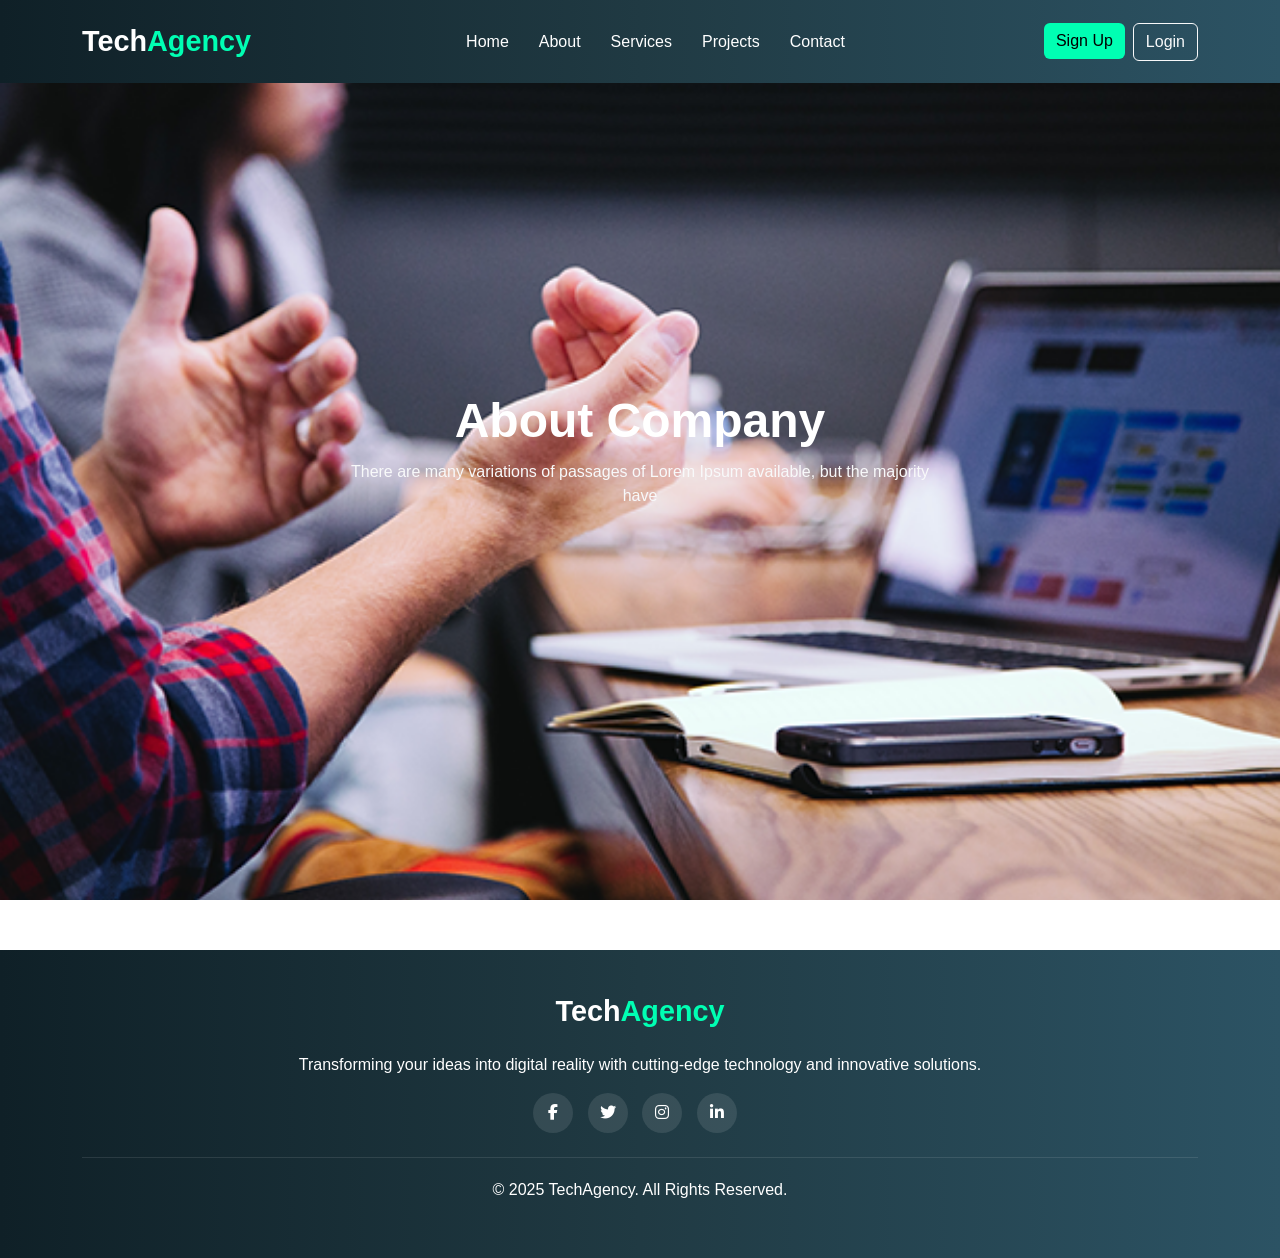
<file: about/index.html>
<!DOCTYPE html>
<html lang="en">

<head>
    <meta charset="UTF-8">
    <meta name="viewport" content="width=device-width, initial-scale=1.0">
    <title>About</title>
    <link href="https://cdn.jsdelivr.net/npm/bootstrap@5.3.7/dist/css/bootstrap.min.css" rel="stylesheet"
        integrity="sha384-LN+7fdVzj6u52u30Kp6M/trliBMCMKTyK833zpbD+pXdCLuTusPj697FH4R/5mcr" crossorigin="anonymous">
    <script src="https://cdn.jsdelivr.net/npm/bootstrap@5.3.7/dist/js/bootstrap.bundle.min.js"
        integrity="sha384-ndDqU0Gzau9qJ1lfW4pNLlhNTkCfHzAVBReH9diLvGRem5+R9g2FzA8ZGN954O5Q"
        crossorigin="anonymous"></script>
    <link rel="stylesheet" href="https://cdnjs.cloudflare.com/ajax/libs/font-awesome/6.4.0/css/all.min.css">
    <link rel="stylesheet" href="about.css">
</head>

<body>
    <nav class="navbar navbar-expand-lg navbar-dark fixed-top">
        <div class="container">
            <a class="navbar-brand" href="/pages/home/home.html">Tech<span>Agency</span></a>
            <button class="navbar-toggler" type="button" data-bs-toggle="collapse" data-bs-target="#navbarNav">
                <span class="navbar-toggler-icon"></span>
            </button>

            <div class="collapse navbar-collapse" id="navbarNav">
                <ul class="navbar-nav m-auto mb-2 mb-lg-0">
                    <li class="nav-item"><a class="nav-link active" href="/pages/home/home.html">Home</a></li>
                    <li class="nav-item"><a class="nav-link" href="/pages/about/about.html">About</a></li>
                    <li class="nav-item"><a class="nav-link" href="/pages/services/services.html">Services</a></li>
                    <li class="nav-item"><a class="nav-link" href="/pages/projects/projects.html">Projects</a></li>
                    <li class="nav-item"><a class="nav-link" href="/pages/contact-us/contact.html">Contact</a></li>
                </ul>
                <div class="d-flex gap-2">
                    <a href="/pages/contact-us/sign-up/sign-up.html" class="text-decoration-none">
                        <button class="btn btn-custom">Sign Up</button></a>
                    <a href="/pages/contact-us/login/login.html" class="text-decoration-none">
                        <button class="btn btn-outline-light">Login</button></a>
                </div>
            </div>
        </div>
    </nav>

    <section class="about">
        <div>
            <h1>About Company</h1>
            <p>There are many variations of passages of Lorem Ipsum available, but the majority have</p>
        </div>
    </section>

    <footer class="footer">
        <div class="container text-center">
            <div class="footer-logo">Tech<span>Agency</span></div>
            <p>Transforming your ideas into digital reality with cutting-edge technology and innovative solutions.</p>
            <div class="social-icons mt-3">
                <a href="#"><i class="fab fa-facebook-f"></i></a>
                <a href="#"><i class="fab fa-twitter"></i></a>
                <a href="#"><i class="fab fa-instagram"></i></a>
                <a href="#"><i class="fab fa-linkedin-in"></i></a>
            </div>
            <div class="copyright mt-4">
                <p>&copy; 2025 TechAgency. All Rights Reserved.</p>
            </div>
        </div>
    </footer>
    
</body>

</html>
</file>
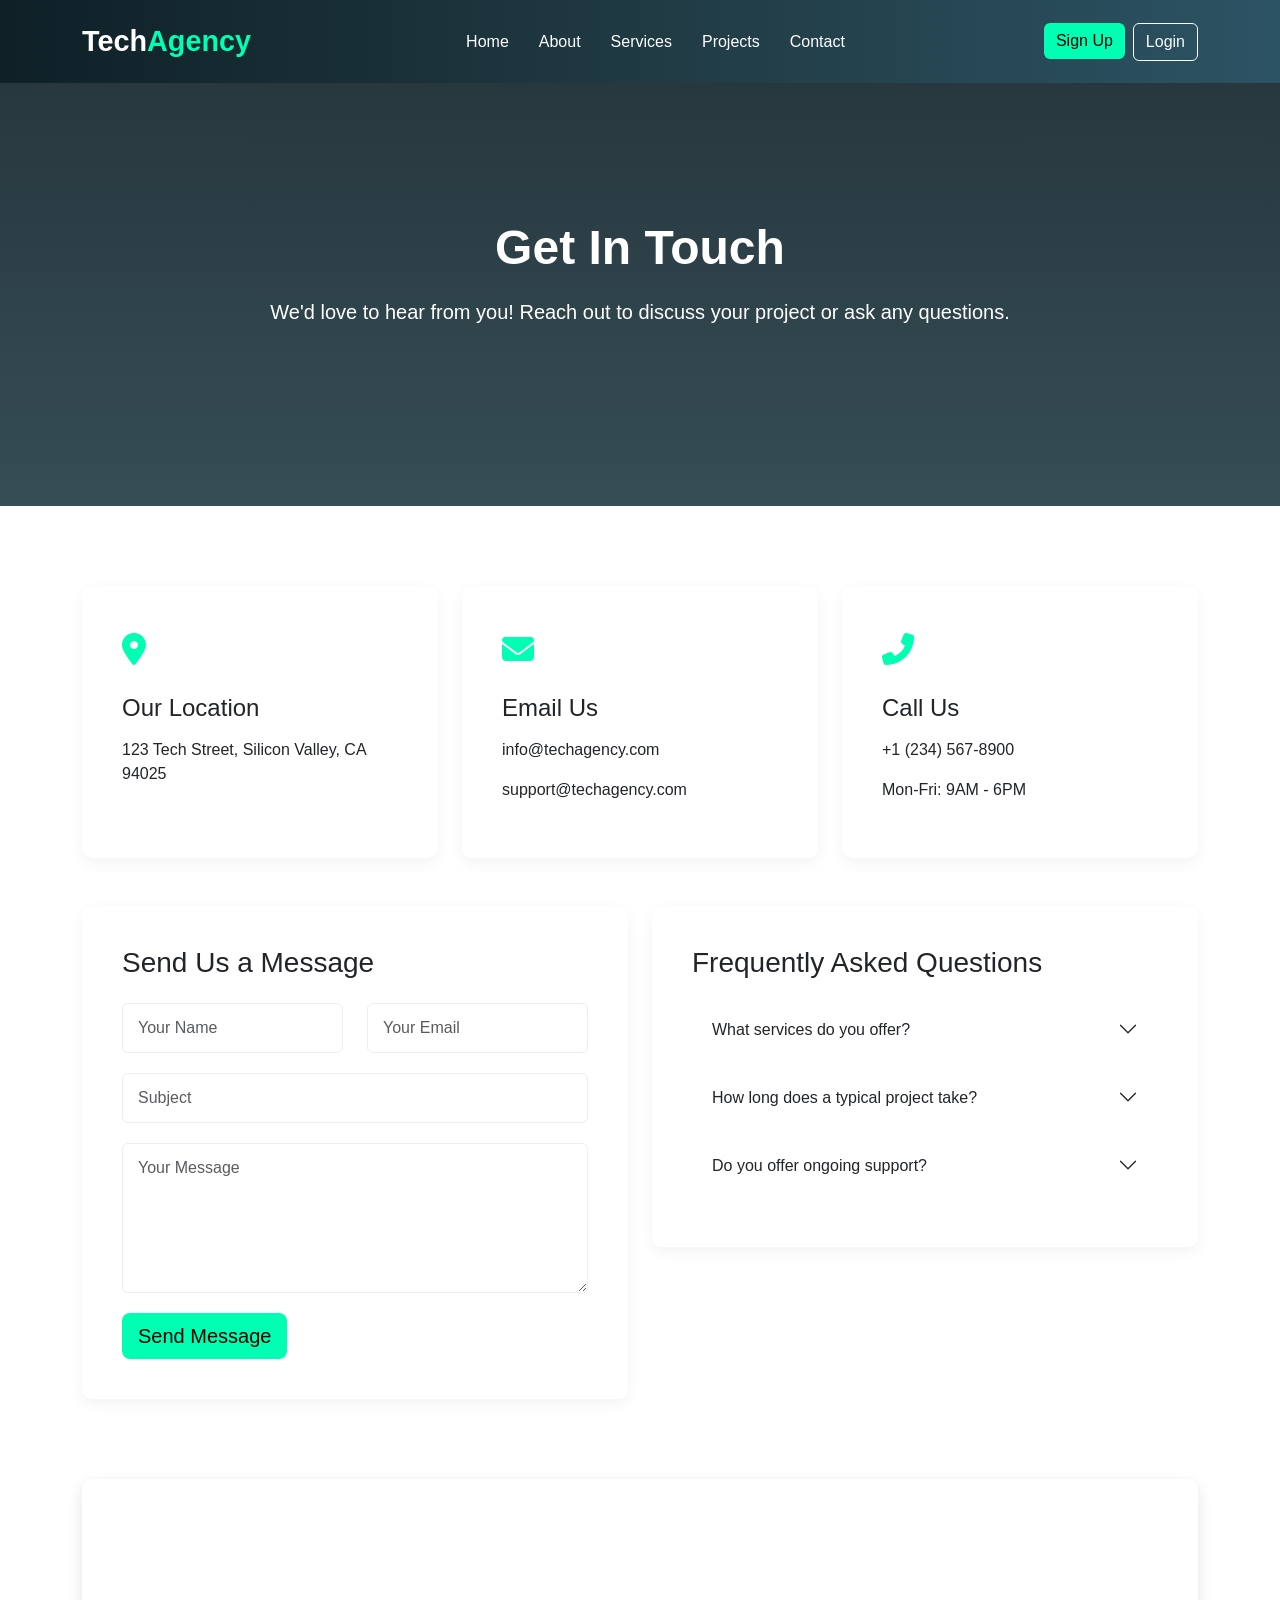
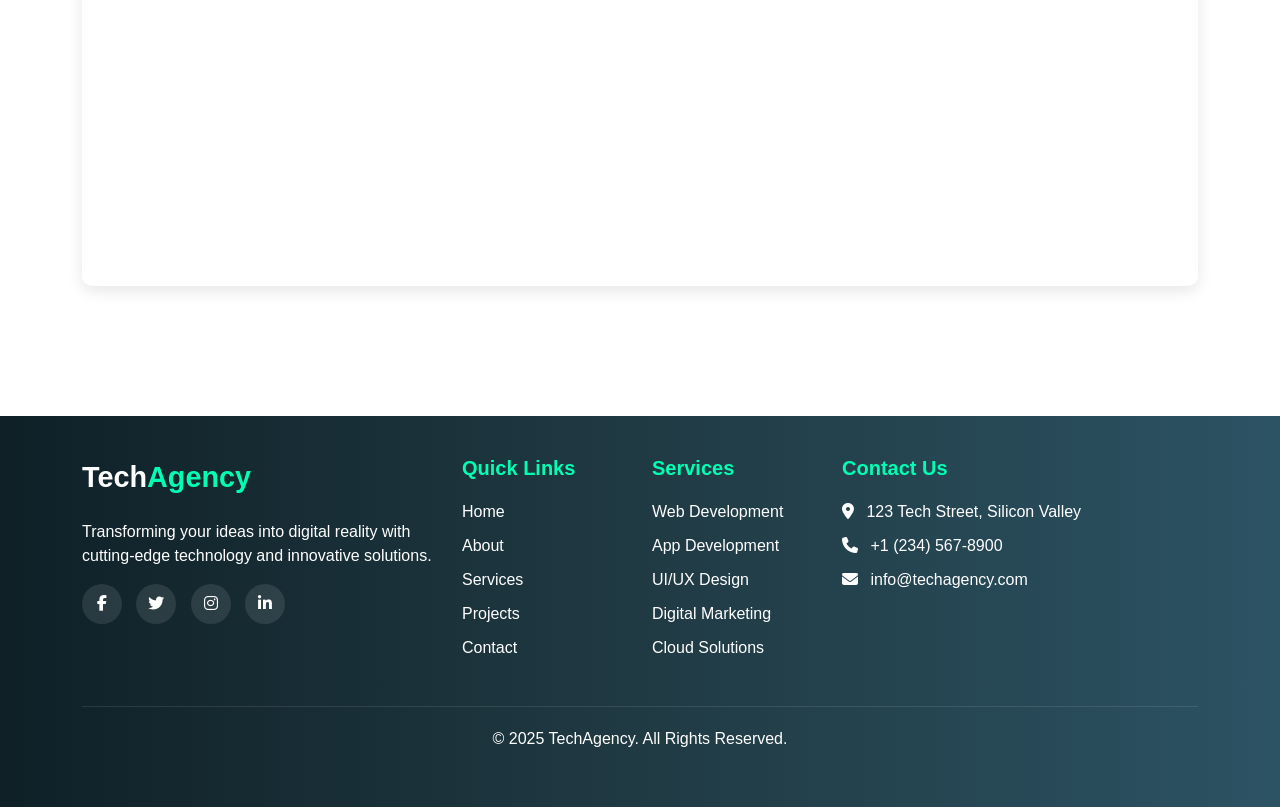
<file: contact-us/index.html>
<!DOCTYPE html>
<html lang="en">

<head>
    <meta charset="UTF-8">
    <meta name="viewport" content="width=device-width, initial-scale=1.0">
    <title>Contact Us | TechAgency</title>
    <link href="https://cdn.jsdelivr.net/npm/bootstrap@5.3.7/dist/css/bootstrap.min.css" rel="stylesheet">
    <script src="https://cdn.jsdelivr.net/npm/bootstrap@5.3.7/dist/js/bootstrap.bundle.min.js"></script>
    <link rel="stylesheet" href="https://cdnjs.cloudflare.com/ajax/libs/font-awesome/6.4.0/css/all.min.css">
    <link rel="stylesheet" href="style.css">
</head>

<body>
    <nav class="navbar navbar-expand-lg navbar-dark fixed-top">
        <div class="container">
            <a class="navbar-brand" href="/pages/home/home.html">Tech<span>Agency</span></a>
            <button class="navbar-toggler" type="button" data-bs-toggle="collapse"
                data-bs-target="#navbarSupportedContent">
                <span class="navbar-toggler-icon"></span>
            </button>

            <div class="collapse navbar-collapse" id="navbarSupportedContent">
                <ul class="navbar-nav m-auto mb-2 mb-lg-0">
                    <li class="nav-item"><a class="nav-link" href="/pages/home/home.html">Home</a></li>
                    <li class="nav-item"><a class="nav-link" href="/pages/about/about.html">About</a></li>
                    <li class="nav-item"><a class="nav-link" href="/pages/services/services.html">Services</a></li>
                    <li class="nav-item"><a class="nav-link" href="/pages/projects/projects.html">Projects</a></li>
                    <li class="nav-item"><a class="nav-link active" href="/pages/contact-us/contact.html">Contact</a></li>
                </ul>
                <div class="d-flex gap-2">
                    <a href="/pages/contact-us/sign-up/sign-up.html" class="text-decoration-none">
                        <button class="btn btn-custom">Sign Up</button></a>
                    <a href="/pages/contact-us/login/login.html" class="text-decoration-none">
                        <button class="btn btn-outline-light">Login</button></a>
                </div>
            </div>
        </div>
    </nav>

    <section class="contact-hero">
        <div class="container">
            <h1>Get In Touch</h1>
            <p class="lead">We'd love to hear from you! Reach out to discuss your project or ask any questions.</p>
        </div>
    </section>

    <section class="contact-section">
        <div class="container">
            <div class="row g-4">
                <div class="col-md-4">
                    <div class="contact-card">
                        <div class="contact-icon">
                            <i class="fas fa-map-marker-alt"></i>
                        </div>
                        <div class="contact-info">
                            <h4>Our Location</h4>
                            <p>123 Tech Street, Silicon Valley, CA 94025</p>
                        </div>
                    </div>
                </div>
                
                <div class="col-md-4">
                    <div class="contact-card">
                        <div class="contact-icon">
                            <i class="fas fa-envelope"></i>
                        </div>
                        <div class="contact-info">
                            <h4>Email Us</h4>
                            <p>info@techagency.com</p>
                            <p>support@techagency.com</p>
                        </div>
                    </div>
                </div>
                
                <div class="col-md-4">
                    <div class="contact-card">
                        <div class="contact-icon">
                            <i class="fas fa-phone-alt"></i>
                        </div>
                        <div class="contact-info">
                            <h4>Call Us</h4>
                            <p>+1 (234) 567-8900</p>
                            <p>Mon-Fri: 9AM - 6PM</p>
                        </div>
                    </div>
                </div>
            </div>
            
            <div class="row mt-5">
                <div class="col-lg-6 mb-5 mb-lg-0">
                    <div class="contact-form">
                        <h3 class="mb-4">Send Us a Message</h3>
                        <form>
                            <div class="row">
                                <div class="col-md-6">
                                    <input type="text" class="form-control" placeholder="Your Name" required>
                                </div>
                                <div class="col-md-6">
                                    <input type="email" class="form-control" placeholder="Your Email" required>
                                </div>
                            </div>
                            <input type="text" class="form-control" placeholder="Subject">
                            <textarea class="form-control" placeholder="Your Message" required></textarea>
                            <button type="submit" class="btn btn-custom btn-lg">Send Message</button>
                        </form>
                    </div>
                </div>
                
                <div class="col-lg-6">
                    <div class="contact-form">
                        <h3 class="mb-4">Frequently Asked Questions</h3>
                        <div class="accordion" id="faqAccordion">
                            <div class="accordion-item mb-3 border-0">
                                <h2 class="accordion-header">
                                    <button class="accordion-button collapsed" type="button" data-bs-toggle="collapse" data-bs-target="#faq1">
                                        What services do you offer?
                                    </button>
                                </h2>
                                <div id="faq1" class="accordion-collapse collapse" data-bs-parent="#faqAccordion">
                                    <div class="accordion-body">
                                        We offer web development, mobile app development, UI/UX design, digital marketing, and cloud solutions. Our team provides end-to-end digital services to help your business grow.
                                    </div>
                                </div>
                            </div>
                            
                            <div class="accordion-item mb-3 border-0">
                                <h2 class="accordion-header">
                                    <button class="accordion-button collapsed" type="button" data-bs-toggle="collapse" data-bs-target="#faq2">
                                        How long does a typical project take?
                                    </button>
                                </h2>
                                <div id="faq2" class="accordion-collapse collapse" data-bs-parent="#faqAccordion">
                                    <div class="accordion-body">
                                        Project timelines vary based on scope and complexity. A simple website might take 4-6 weeks, while a custom web application could take 3-6 months. We'll provide a detailed timeline after discussing your requirements.
                                    </div>
                                </div>
                            </div>
                            
                            <div class="accordion-item mb-3 border-0">
                                <h2 class="accordion-header">
                                    <button class="accordion-button collapsed" type="button" data-bs-toggle="collapse" data-bs-target="#faq3">
                                        Do you offer ongoing support?
                                    </button>
                                </h2>
                                <div id="faq3" class="accordion-collapse collapse" data-bs-parent="#faqAccordion">
                                    <div class="accordion-body">
                                        Yes, we offer various support packages to meet your needs. Our support services include maintenance, updates, troubleshooting, and performance optimization. We can customize a support plan that works for you.
                                    </div>
                                </div>
                            </div>
                        </div>
                    </div>
                </div>
            </div>
        </div>
    </section>

    <section class="map-section">
        <div class="container">
            <div class="map-container">
                <iframe src="https://www.google.com/maps/embed?pb=!1m18!1m12!1m3!1d3172.3325395304414!2d-122.02441542413606!3d37.33464723674806!2m3!1f0!2f0!3f0!3m2!1i1024!2i768!4f13.1!3m3!1m2!1s0x808fb5b5c7e17aeb%3A0x8d9e3a9b3b7e17a8!2sSilicon%20Valley!5e0!3m2!1sen!2sus!4v1620000000000!5m2!1sen!2sus" allowfullscreen="" loading="lazy"></iframe>
            </div>
        </div>
    </section>

    <footer class="footer">
        <div class="container">
            <div class="row">
                <div class="col-lg-4 mb-4 mb-lg-0">
                    <div class="footer-logo">Tech<span>Agency</span></div>
                    <p>Transforming your ideas into digital reality with cutting-edge technology and innovative
                        solutions.</p>
                    <div class="social-icons mt-3">
                        <a href="#"><i class="fab fa-facebook-f"></i></a>
                        <a href="#"><i class="fab fa-twitter"></i></a>
                        <a href="#"><i class="fab fa-instagram"></i></a>
                        <a href="#"><i class="fab fa-linkedin-in"></i></a>
                    </div>
                </div>
                <div class="col-lg-2 col-md-4 mb-4 mb-md-0">
                    <div class="footer-links">
                        <h5>Quick Links</h5>
                        <ul>
                            <li><a href="/pages/home/home.html">Home</a></li>
                            <li><a href="/pages/about/about.html">About</a></li>
                            <li><a href="/pages/services/services.html">Services</a></li>
                            <li><a href="/pages/projects/projects.html">Projects</a></li>
                            <li><a href="/pages/contact-us/contact.html">Contact</a></li>
                        </ul>
                    </div>
                </div>
                <div class="col-lg-2 col-md-4 mb-4 mb-md-0">
                    <div class="footer-links">
                        <h5>Services</h5>
                        <ul>
                            <li><a href="#">Web Development</a></li>
                            <li><a href="#">App Development</a></li>
                            <li><a href="#">UI/UX Design</a></li>
                            <li><a href="#">Digital Marketing</a></li>
                            <li><a href="#">Cloud Solutions</a></li>
                        </ul>
                    </div>
                </div>
                <div class="col-lg-4 col-md-4">
                    <div class="footer-links">
                        <h5>Contact Us</h5>
                        <ul>
                            <li><i class="fas fa-map-marker-alt me-2"></i> 123 Tech Street, Silicon Valley</li>
                            <li><i class="fas fa-phone me-2"></i> +1 (234) 567-8900</li>
                            <li><i class="fas fa-envelope me-2"></i> info@techagency.com</li>
                        </ul>
                    </div>
                </div>
            </div>
            <div class="copyright">
                <p>&copy; 2025 TechAgency. All Rights Reserved.</p>
            </div>
        </div>
    </footer>

    <script>
        window.addEventListener('scroll', function() {
            const navbar = document.querySelector('.navbar');
            if (window.scrollY > 50) {
                navbar.style.padding = '10px 0';
                navbar.style.boxShadow = '0 4px 15px rgba(0, 0, 0, 0.1)';
            } else {
                navbar.style.padding = '15px 0';
                navbar.style.boxShadow = 'none';
            }
        });
    </script>
    
</body>

</html>
</file>
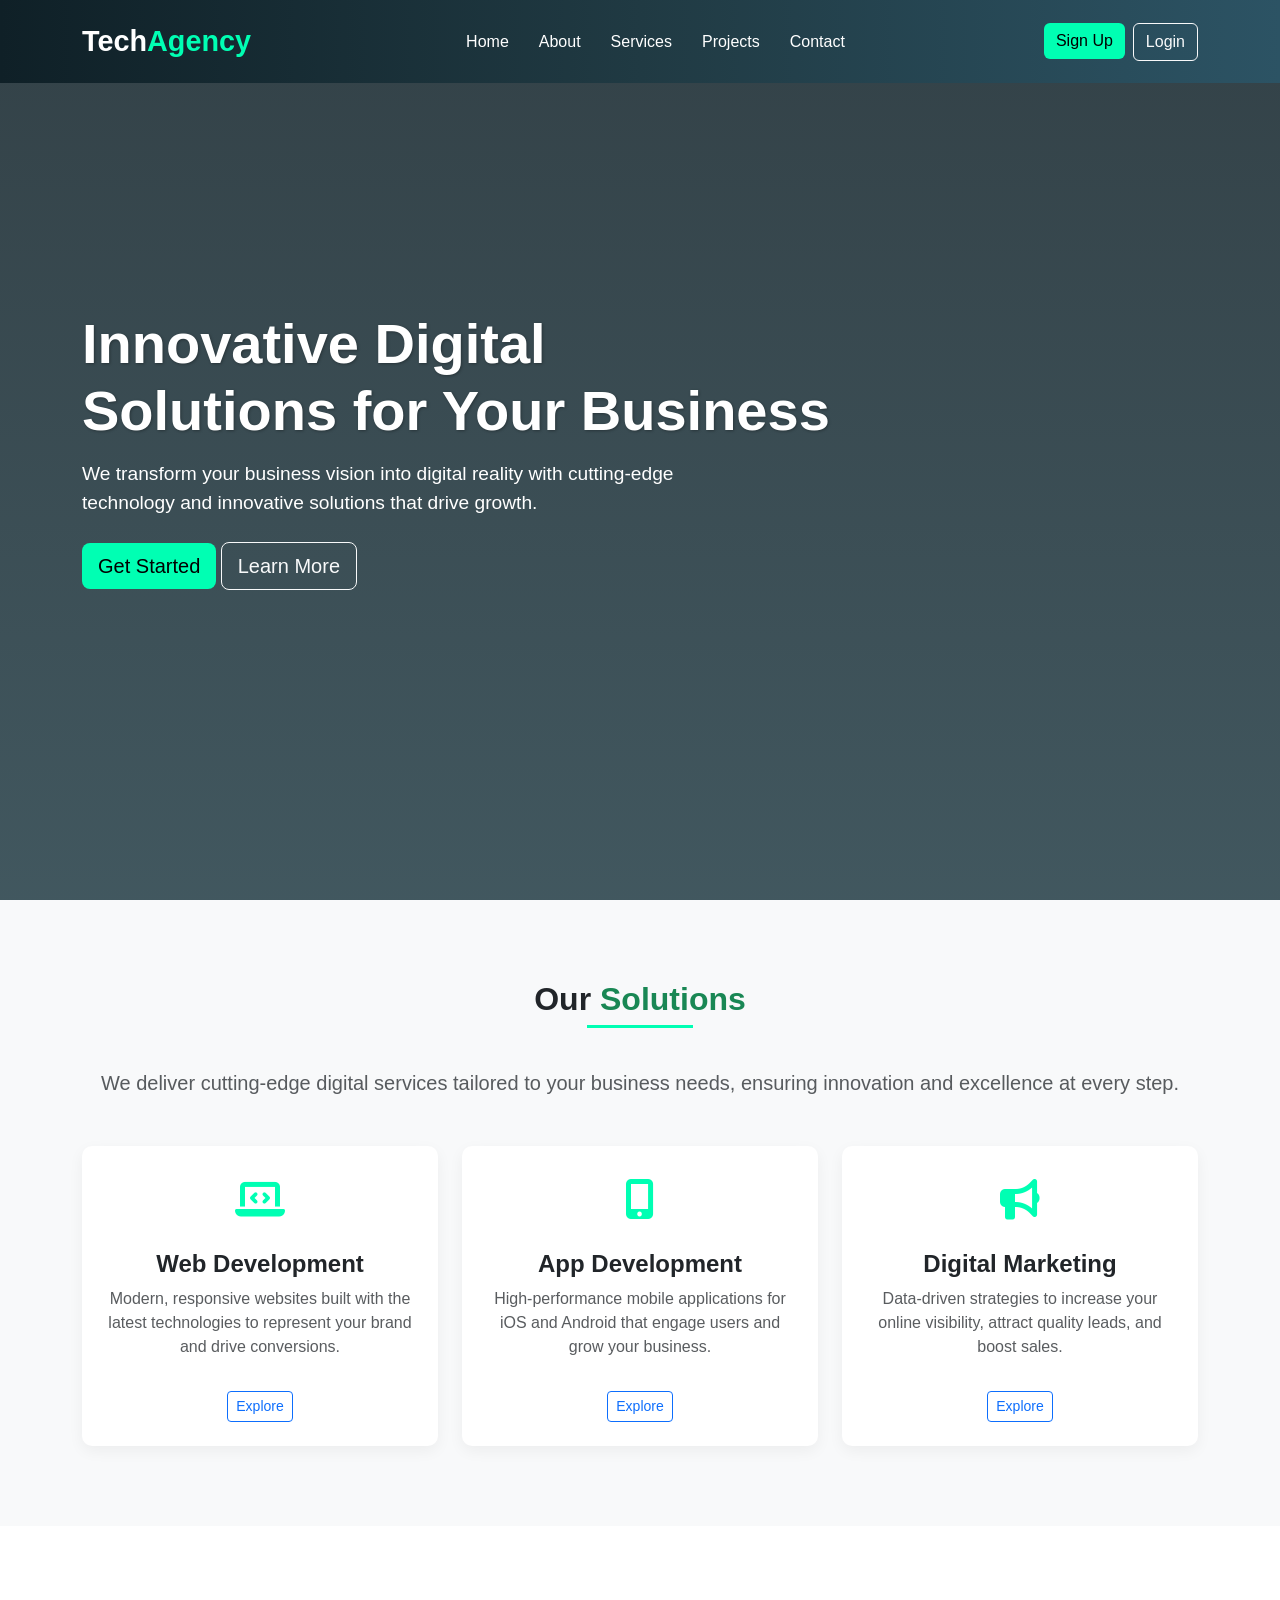
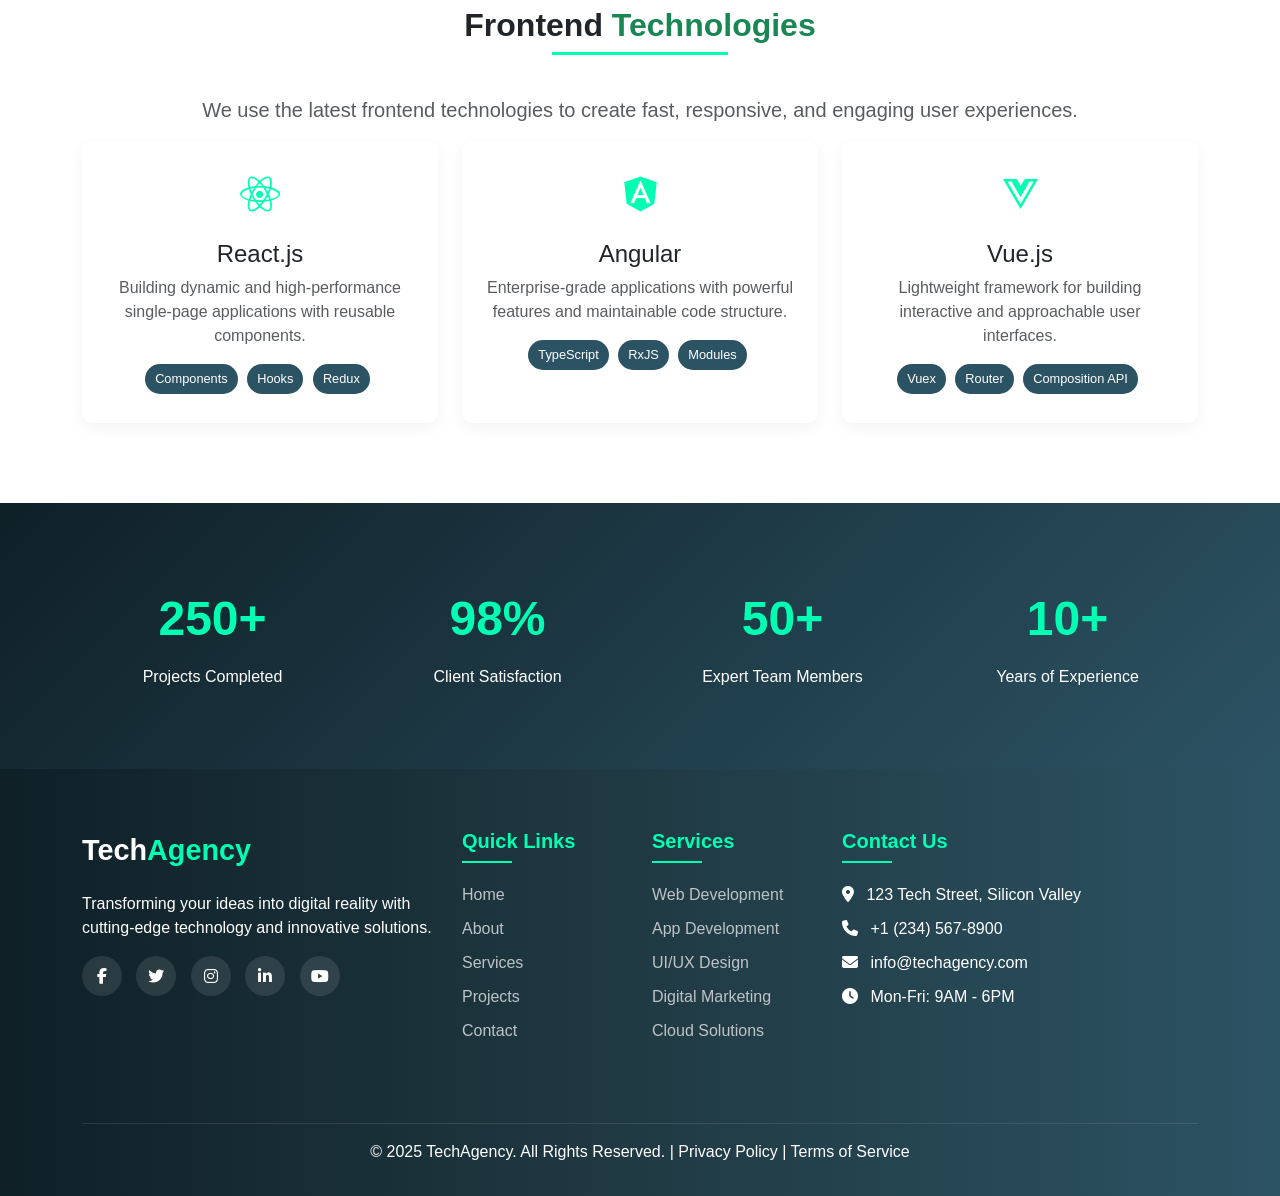
<file: home/index.html>
<!DOCTYPE html>
<html lang="en">

<head>
    <meta charset="UTF-8">
    <meta name="viewport" content="width=device-width, initial-scale=1.0">
    <title>Tech Agency - Home</title>
    <link href="https://cdn.jsdelivr.net/npm/bootstrap@5.3.7/dist/css/bootstrap.min.css" rel="stylesheet">
    <script src="https://cdn.jsdelivr.net/npm/bootstrap@5.3.7/dist/js/bootstrap.bundle.min.js"></script>
    <link rel="stylesheet" href="https://cdnjs.cloudflare.com/ajax/libs/font-awesome/6.4.0/css/all.min.css">
    <link rel="stylesheet" href="style.css">
</head>

<body>
    <nav class="navbar navbar-expand-lg navbar-dark fixed-top">
        <div class="container">
            <a class="navbar-brand" href="">Tech<span>Agency</span></a>
            <button class="navbar-toggler" type="button" data-bs-toggle="collapse"
                data-bs-target="#navbarSupportedContent">
                <span class="navbar-toggler-icon"></span>
            </button>

            <div class="collapse navbar-collapse" id="navbarSupportedContent">
                <ul class="navbar-nav m-auto mb-2 mb-lg-0">
                    <li class="nav-item"><a class="nav-link active" href="#">Home</a></li>
                    <li class="nav-item"><a class="nav-link" href="/pages/about/about.html">About</a></li>
                    <li class="nav-item"><a class="nav-link" href="/pages/services/services.html">Services</a></li>
                    <li class="nav-item"><a class="nav-link" href="/pages/projects/projects.html">Projects</a></li>
                    <li class="nav-item"><a class="nav-link" href="/pages/contact-us/contact.html">Contact</a></li>
                </ul>
                <div class="d-flex gap-2">
                    <a href="/pages/contact-us/sign-up/sign-up.html" class="text-decoration-none">
                        <button class="btn btn-custom">Sign Up</button></a>
                    <a href="/pages/contact-us/login/login.html" class="text-decoration-none">
                        <button class="btn btn-outline-light">Login</button></a>
                </div>
            </div>
        </div>
    </nav>

    <section class="hero-section d-flex align-items-center">
        <div class="container text-center text-md-start">
            <h1 class="text-white fw-bold">Innovative Digital <br>Solutions for Your Business</h1>
            <p class="text-white mt-3 mb-4 lead">We transform your business vision into digital reality with
                cutting-edge technology and innovative solutions that drive growth.</p>
            <button href="/pages/services/services.html" class="btn btn-custom btn-lg">Get Started</button>
            <button href="/pages/about/about.html" class="btn btn-outline-light btn-lg">Learn More</button>
        </div>
    </section>

    <section class="solutions-section">
        <div class="container">
            <div class="text-center">
                <h2 class="section-title fw-bold">Our <span class="text-success">Solutions</span></h2>
                <p class="text-muted mb-5 lead">
                    We deliver cutting-edge digital services tailored to your business needs, ensuring innovation and
                    excellence at every step.
                </p>
            </div>

            <div class="row g-4">
                <div class="col-md-4">
                    <div class="solution-card p-4 text-center">
                        <div class="solution-icon">
                            <i class="fas fa-laptop-code"></i>
                        </div>
                        <h4 class="fw-bold">Web Development</h4>
                        <p class="text-muted">Modern, responsive websites built with the latest technologies to
                            represent your brand and drive conversions.</p>
                        <a href="#" class="btn btn-sm btn-outline-primary mt-3">Explore</a>
                    </div>
                </div>

                <div class="col-md-4">
                    <div class="solution-card p-4 text-center">
                        <div class="solution-icon">
                            <i class="fas fa-mobile-alt"></i>
                        </div>
                        <h4 class="fw-bold">App Development</h4>
                        <p class="text-muted">High-performance mobile applications for iOS and Android that engage users
                            and grow your business.</p>
                        <a href="#" class="btn btn-sm btn-outline-primary mt-3">Explore</a>
                    </div>
                </div>

                <div class="col-md-4">
                    <div class="solution-card p-4 text-center">
                        <div class="solution-icon">
                            <i class="fas fa-bullhorn"></i>
                        </div>
                        <h4 class="fw-bold">Digital Marketing</h4>
                        <p class="text-muted">Data-driven strategies to increase your online visibility, attract quality
                            leads, and boost sales.</p>
                        <a href="#" class="btn btn-sm btn-outline-primary mt-3">Explore</a>
                    </div>
                </div>
            </div>
        </div>
    </section>

    <section class="frontend-section">
        <div class="container">
            <div class="text-center">
                <h2 class="section-title fw-bold">Frontend <span class="text-success">Technologies</span></h2>
                <p class="text-muted lead">We use the latest frontend technologies to create fast, responsive, and
                    engaging user experiences.</p>
            </div>
            <div class="row g-4">
                <div class="col-md-4">
                    <div class="frontend-card p-4 text-center">
                        <div class="frontend-icon">
                            <i class="fab fa-react"></i>
                        </div>
                        <h4>React.js</h4>
                        <p class="text-muted">Building dynamic and high-performance single-page applications with reusable components.</p>
                        <div class="mt-3">
                            <span class="tech-badge">Components</span>
                            <span class="tech-badge">Hooks</span>
                            <span class="tech-badge">Redux</span>
                        </div>
                    </div>
                </div>

                <div class="col-md-4">
                    <div class="frontend-card p-4 text-center">
                        <div class="frontend-icon">
                            <i class="fab fa-angular"></i>
                        </div>
                        <h4>Angular</h4>
                        <p class="text-muted">Enterprise-grade applications with powerful features and maintainable code
                            structure.</p>
                        <div class="mt-3">
                            <span class="tech-badge">TypeScript</span>
                            <span class="tech-badge">RxJS</span>
                            <span class="tech-badge">Modules</span>
                        </div>
                    </div>
                </div>

                <div class="col-md-4">
                    <div class="frontend-card p-4 text-center">
                        <div class="frontend-icon">
                            <i class="fab fa-vuejs"></i>
                        </div>
                        <h4>Vue.js</h4>
                        <p class="text-muted">Lightweight framework for building interactive and approachable user
                            interfaces.</p>
                        <div class="mt-3">
                            <span class="tech-badge">Vuex</span>
                            <span class="tech-badge">Router</span>
                            <span class="tech-badge">Composition API</span>
                        </div>
                    </div>
                </div>
            </div>
        </div>
    </section>

    <section class="stats-section">
        <div class="container">
            <div class="row text-center">
                <div class="col-md-3">
                    <div class="stat-item">
                        <div class="stat-number">250+</div>
                        <div class="stat-label">Projects Completed</div>
                    </div>
                </div>
                <div class="col-md-3">
                    <div class="stat-item">
                        <div class="stat-number">98%</div>
                        <div class="stat-label">Client Satisfaction</div>
                    </div>
                </div>
                <div class="col-md-3">
                    <div class="stat-item">
                        <div class="stat-number">50+</div>
                        <div class="stat-label">Expert Team Members</div>
                    </div>
                </div>
                <div class="col-md-3">
                    <div class="stat-item">
                        <div class="stat-number">10+</div>
                        <div class="stat-label">Years of Experience</div>
                    </div>
                </div>
            </div>
        </div>
    </section>

    <footer class="footer">
        <div class="container">
            <div class="row">
                <div class="col-lg-4 mb-4">
                    <div class="footer-logo">Tech<span>Agency</span></div>
                    <p>Transforming your ideas into digital reality with cutting-edge technology and innovative
                        solutions.</p>
                    <div class="social-icons mt-3">
                        <a href="#" class="text-decoration-none"><i class="fab fa-facebook-f"></i></a>
                        <a href="#" class="text-decoration-none"><i class="fab fa-twitter"></i></a>
                        <a href="#" class="text-decoration-none"><i class="fab fa-instagram"></i></a>
                        <a href="#" class="text-decoration-none"><i class="fab fa-linkedin-in"></i></a>
                        <a href="#" class="text-decoration-none"><i class="fab fa-youtube"></i></a>
                    </div>
                </div>
                <div class="col-lg-2 col-md-4 mb-2">
                    <div class="footer-links">
                        <h5>Quick Links</h5>
                        <ul>
                            <li><a href="#">Home</a></li>
                            <li><a href="/pages/about/about.html">About</a></li>
                            <li><a href="/pages/services/services.html">Services</a></li>
                            <li><a href="/pages/projects/projects.html">Projects</a></li>
                            <li><a href="/pages/contact-us/contact.html">Contact</a></li>
                        </ul>
                    </div>
                </div>
                <div class="col-lg-2 col-md-4 mb-4">
                    <div class="footer-links">
                        <h5>Services</h5>
                        <ul>
                            <li><a href="#">Web Development</a></li>
                            <li><a href="#">App Development</a></li>
                            <li><a href="#">UI/UX Design</a></li>
                            <li><a href="#">Digital Marketing</a></li>
                            <li><a href="#">Cloud Solutions</a></li>
                        </ul>
                    </div>
                </div>
                <div class="col-lg-4 col-md-4">
                    <div class="footer-links">
                        <h5>Contact Us</h5>
                        <ul>
                            <li><i class="fas fa-map-marker-alt me-2"></i> 123 Tech Street, Silicon Valley</li>
                            <li><i class="fas fa-phone me-2"></i> +1 (234) 567-8900</li>
                            <li><i class="fas fa-envelope me-2"></i> info@techagency.com</li>
                            <li><i class="fas fa-clock me-2"></i> Mon-Fri: 9AM - 6PM</li>
                        </ul>
                    </div>
                </div>
            </div>

            <div class="copyright py-3">
                <p>&copy; 2025 TechAgency. All Rights Reserved. | <a href="#"
                        class="text-white text-decoration-none">Privacy Policy</a> | <a href="#"
                        class="text-white text-decoration-none">Terms of Service</a> </p>
            </div>
        </div>
    </footer>
    

</body>

</html>
</file>
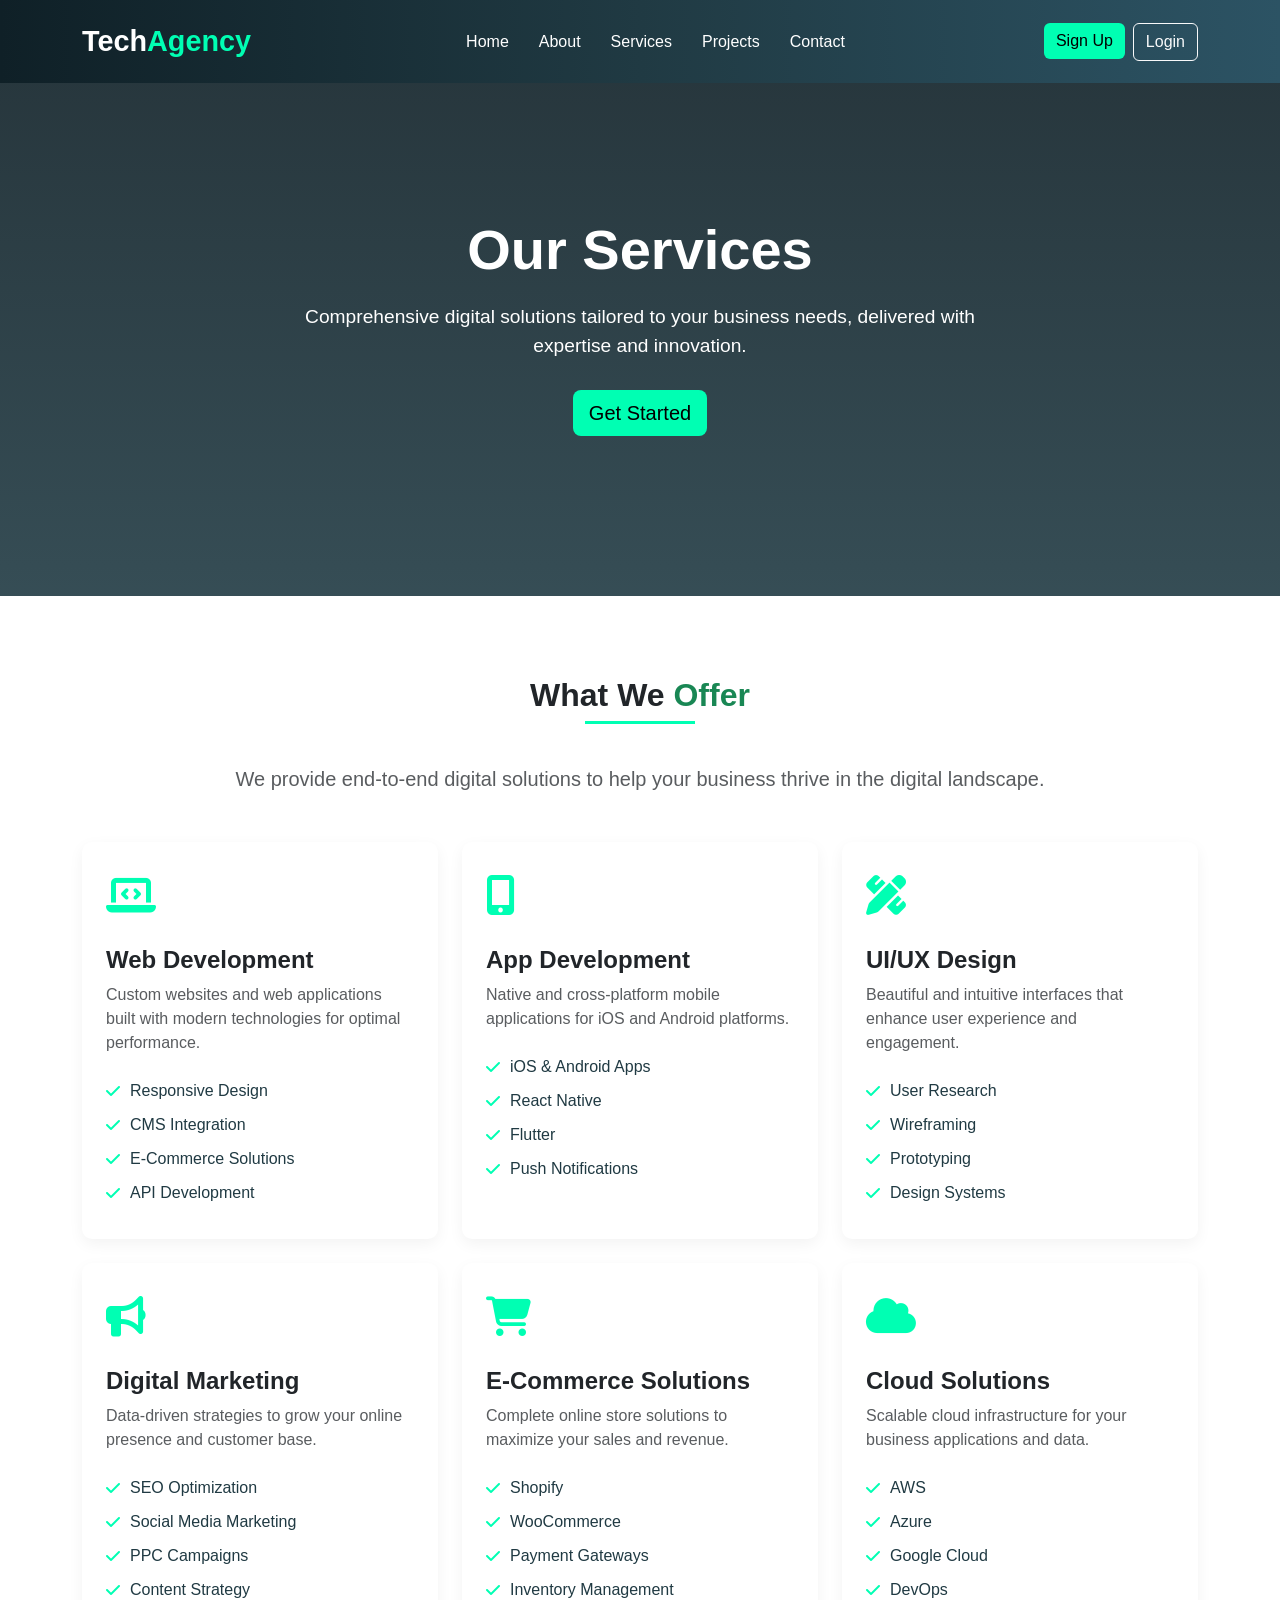
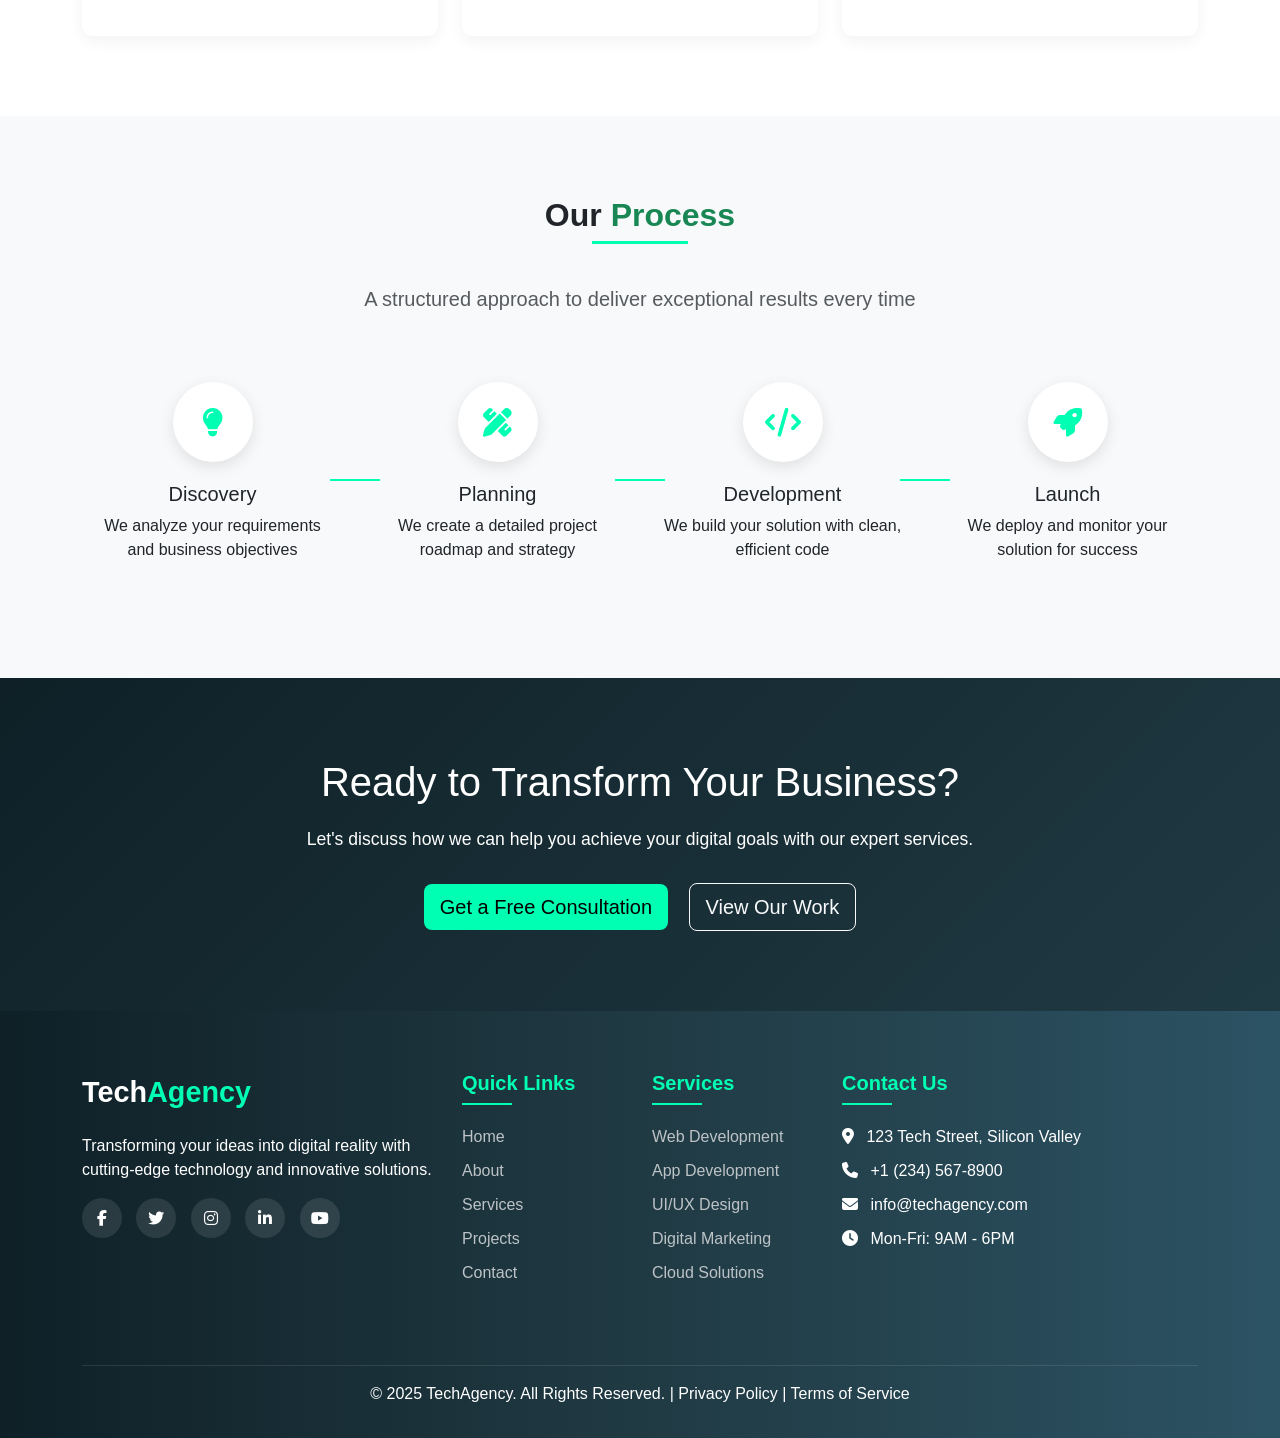
<file: services/index.html>
<!DOCTYPE html>
<html lang="en">

<head>
    <meta charset="UTF-8">
    <meta name="viewport" content="width=device-width, initial-scale=1.0">
    <title>Services</title>
    <link href="https://cdn.jsdelivr.net/npm/bootstrap@5.3.7/dist/css/bootstrap.min.css" rel="stylesheet"
        integrity="sha384-LN+7fdVzj6u52u30Kp6M/trliBMCMKTyK833zpbD+pXdCLuTusPj697FH4R/5mcr" crossorigin="anonymous">
    <script src="https://cdn.jsdelivr.net/npm/bootstrap@5.3.7/dist/js/bootstrap.bundle.min.js"
        integrity="sha384-ndDqU0Gzau9qJ1lfW4pNLlhNTkCfHzAVBReH9diLvGRem5+R9g2FzA8ZGN954O5Q"
        crossorigin="anonymous"></script>
    <link rel="stylesheet" href="https://cdnjs.cloudflare.com/ajax/libs/font-awesome/6.4.0/css/all.min.css">
    <link rel="stylesheet" href="style.css">
</head>

<body>
    <nav class="navbar navbar-expand-lg navbar-dark fixed-top">
        <div class="container">
            <a class="navbar-brand" href="/pages/home/home.html">Tech<span>Agency</span></a>
            <button class="navbar-toggler" type="button" data-bs-toggle="collapse"
                data-bs-target="#navbarSupportedContent">
                <span class="navbar-toggler-icon"></span>
            </button>

            <div class="collapse navbar-collapse" id="navbarSupportedContent">
                <ul class="navbar-nav m-auto mb-2 mb-lg-0">
                    <li class="nav-item"><a class="nav-link active" href="/pages/home/home.html">Home</a></li>
                    <li class="nav-item"><a class="nav-link" href="/pages/about/about.html">About</a></li>
                    <li class="nav-item"><a class="nav-link" href="/pages/services/services.html">Services</a></li>
                    <li class="nav-item"><a class="nav-link" href="/pages/projects/projects.html">Projects</a></li>
                    <li class="nav-item"><a class="nav-link" href="/pages/contact-us/contact.html">Contact</a></li>
                </ul>
                <div class="d-flex gap-2">
                    <a href="/pages/contact-us/sign-up/sign-up.html" class="text-decoration-none">
                        <button class="btn btn-custom">Sign Up</button></a>
                    <a href="/pages/contact-us/login/login.html" class="text-decoration-none">
                        <button class="btn btn-outline-light">Login</button></a>
                </div>
            </div>
        </div>
    </nav>
    <section class="services-hero">
        <div class="container">
            <h1>Our Services</h1>
            <p>Comprehensive digital solutions tailored to your business needs, delivered with expertise and innovation.
            </p>
            <a href="/pages/contact-us/contact.html" class="btn btn-custom btn-lg">Get Started</a>
        </div>
    </section>

    <section class="services-section">
        <div class="container">
            <div class="text-center">
                <h2 class="section-title fw-bold">What We <span class="text-success">Offer</span></h2>
                <p class="text-muted mb-5 lead">
                    We provide end-to-end digital solutions to help your business thrive in the digital landscape.
                </p>
            </div>

            <div class="row g-4">
                <div class="col-md-6 col-lg-4 fade-in">
                    <div class="service-card p-4">
                        <div class="service-icon">
                            <i class="fas fa-laptop-code"></i>
                        </div>
                        <h4 class="fw-bold">Web Development</h4>
                        <p class="text-muted">Custom websites and web applications built with modern technologies for
                            optimal performance.</p>

                        <div class="mt-4">
                            <div class="service-feature">
                                <i class="fas fa-check"></i> Responsive Design
                            </div>
                            <div class="service-feature">
                                <i class="fas fa-check"></i> CMS Integration
                            </div>
                            <div class="service-feature">
                                <i class="fas fa-check"></i> E-Commerce Solutions
                            </div>
                            <div class="service-feature">
                                <i class="fas fa-check"></i> API Development
                            </div>
                        </div>
                    </div>
                </div>

                <div class="col-md-6 col-lg-4 fade-in">
                    <div class="service-card p-4">
                        <div class="service-icon">
                            <i class="fas fa-mobile-alt"></i>
                        </div>
                        <h4 class="fw-bold">App Development</h4>
                        <p class="text-muted">Native and cross-platform mobile applications for iOS and Android
                            platforms.</p>

                        <div class="mt-4">
                            <div class="service-feature">
                                <i class="fas fa-check"></i> iOS & Android Apps
                            </div>
                            <div class="service-feature">
                                <i class="fas fa-check"></i> React Native
                            </div>
                            <div class="service-feature">
                                <i class="fas fa-check"></i> Flutter
                            </div>
                            <div class="service-feature">
                                <i class="fas fa-check"></i> Push Notifications
                            </div>
                        </div>
                    </div>
                </div>

                <div class="col-md-6 col-lg-4 fade-in">
                    <div class="service-card p-4">
                        <div class="service-icon">
                            <i class="fas fa-pencil-ruler"></i>
                        </div>
                        <h4 class="fw-bold">UI/UX Design</h4>
                        <p class="text-muted">Beautiful and intuitive interfaces that enhance user experience and
                            engagement.</p>

                        <div class="mt-4">
                            <div class="service-feature">
                                <i class="fas fa-check"></i> User Research
                            </div>
                            <div class="service-feature">
                                <i class="fas fa-check"></i> Wireframing
                            </div>
                            <div class="service-feature">
                                <i class="fas fa-check"></i> Prototyping
                            </div>
                            <div class="service-feature">
                                <i class="fas fa-check"></i> Design Systems
                            </div>
                        </div>
                    </div>
                </div>

                <div class="col-md-6 col-lg-4 fade-in">
                    <div class="service-card p-4">
                        <div class="service-icon">
                            <i class="fas fa-bullhorn"></i>
                        </div>
                        <h4 class="fw-bold">Digital Marketing</h4>
                        <p class="text-muted">Data-driven strategies to grow your online presence and customer base.</p>

                        <div class="mt-4">
                            <div class="service-feature">
                                <i class="fas fa-check"></i> SEO Optimization
                            </div>
                            <div class="service-feature">
                                <i class="fas fa-check"></i> Social Media Marketing
                            </div>
                            <div class="service-feature">
                                <i class="fas fa-check"></i> PPC Campaigns
                            </div>
                            <div class="service-feature">
                                <i class="fas fa-check"></i> Content Strategy
                            </div>
                        </div>
                    </div>
                </div>

                <div class="col-md-6 col-lg-4 fade-in">
                    <div class="service-card p-4">
                        <div class="service-icon">
                            <i class="fas fa-shopping-cart"></i>
                        </div>
                        <h4 class="fw-bold">E-Commerce Solutions</h4>
                        <p class="text-muted">Complete online store solutions to maximize your sales and revenue.</p>

                        <div class="mt-4">
                            <div class="service-feature">
                                <i class="fas fa-check"></i> Shopify
                            </div>
                            <div class="service-feature">
                                <i class="fas fa-check"></i> WooCommerce
                            </div>
                            <div class="service-feature">
                                <i class="fas fa-check"></i> Payment Gateways
                            </div>
                            <div class="service-feature">
                                <i class="fas fa-check"></i> Inventory Management
                            </div>
                        </div>
                    </div>
                </div>

                <div class="col-md-6 col-lg-4 fade-in">
                    <div class="service-card p-4">
                        <div class="service-icon">
                            <i class="fas fa-cloud"></i>
                        </div>
                        <h4 class="fw-bold">Cloud Solutions</h4>
                        <p class="text-muted">Scalable cloud infrastructure for your business applications and data.</p>

                        <div class="mt-4">
                            <div class="service-feature">
                                <i class="fas fa-check"></i> AWS
                            </div>
                            <div class="service-feature">
                                <i class="fas fa-check"></i> Azure
                            </div>
                            <div class="service-feature">
                                <i class="fas fa-check"></i> Google Cloud
                            </div>
                            <div class="service-feature">
                                <i class="fas fa-check"></i> DevOps
                            </div>
                        </div>
                    </div>
                </div>
            </div>
        </div>
    </section>

    <section class="process-section">
        <div class="container">
            <div class="text-center mb-5">
                <h2 class="section-title fw-bold">Our <span class="text-success">Process</span></h2>
                <p class="text-muted lead">A structured approach to deliver exceptional results every time</p>
            </div>

            <div class="row">
                <div class="col-md-3 process-step fade-in">
                    <div class="process-icon">
                        <i class="fas fa-lightbulb"></i>
                    </div>
                    <h5>Discovery</h5>
                    <p>We analyze your requirements and business objectives</p>
                </div>

                <div class="col-md-3 process-step fade-in">
                    <div class="process-icon">
                        <i class="fas fa-pencil-ruler"></i>
                    </div>
                    <h5>Planning</h5>
                    <p>We create a detailed project roadmap and strategy</p>
                </div>

                <div class="col-md-3 process-step fade-in">
                    <div class="process-icon">
                        <i class="fas fa-code"></i>
                    </div>
                    <h5>Development</h5>
                    <p>We build your solution with clean, efficient code</p>
                </div>

                <div class="col-md-3 process-step fade-in">
                    <div class="process-icon">
                        <i class="fas fa-rocket"></i>
                    </div>
                    <h5>Launch</h5>
                    <p>We deploy and monitor your solution for success</p>
                </div>
            </div>
        </div>
    </section>

    <section class="services-cta">
        <div class="container">
            <h2>Ready to Transform Your Business?</h2>
            <p>Let's discuss how we can help you achieve your digital goals with our expert services.</p>
            <a href="/pages/contact-us/contact.html" class="btn btn-custom btn-lg me-3">Get a Free Consultation</a>
            <a href="/pages/projects/projects.html" class="btn btn-outline-light btn-lg">View Our Work</a>
        </div>
    </section>

    <footer class="footer">
        <div class="container">
            <div class="row">
                <div class="col-lg-4 mb-4">
                    <div class="footer-logo">Tech<span>Agency</span></div>
                    <p>Transforming your ideas into digital reality with cutting-edge technology and innovative
                        solutions.</p>
                    <div class="social-icons mt-3">
                        <a href="#" class="text-decoration-none"><i class="fab fa-facebook-f"></i></a>
                        <a href="#" class="text-decoration-none"><i class="fab fa-twitter"></i></a>
                        <a href="#" class="text-decoration-none"><i class="fab fa-instagram"></i></a>
                        <a href="#" class="text-decoration-none"><i class="fab fa-linkedin-in"></i></a>
                        <a href="#" class="text-decoration-none"><i class="fab fa-youtube"></i></a>
                    </div>
                </div>
                <div class="col-lg-2 col-md-4 mb-2">
                    <div class="footer-links">
                        <h5>Quick Links</h5>
                        <ul>
                            <li><a href="#">Home</a></li>
                            <li><a href="/pages/about/about.html">About</a></li>
                            <li><a href="/pages/services/services.html">Services</a></li>
                            <li><a href="/pages/projects/projects.html">Projects</a></li>
                            <li><a href="/pages/contact-us/contact.html">Contact</a></li>
                        </ul>
                    </div>
                </div>
                <div class="col-lg-2 col-md-4 mb-4">
                    <div class="footer-links">
                        <h5>Services</h5>
                        <ul>
                            <li><a href="#">Web Development</a></li>
                            <li><a href="#">App Development</a></li>
                            <li><a href="#">UI/UX Design</a></li>
                            <li><a href="#">Digital Marketing</a></li>
                            <li><a href="#">Cloud Solutions</a></li>
                        </ul>
                    </div>
                </div>
                <div class="col-lg-4 col-md-4">
                    <div class="footer-links">
                        <h5>Contact Us</h5>
                        <ul>
                            <li><i class="fas fa-map-marker-alt me-2"></i> 123 Tech Street, Silicon Valley</li>
                            <li><i class="fas fa-phone me-2"></i> +1 (234) 567-8900</li>
                            <li><i class="fas fa-envelope me-2"></i> info@techagency.com</li>
                            <li><i class="fas fa-clock me-2"></i> Mon-Fri: 9AM - 6PM</li>
                        </ul>
                    </div>
                </div>
            </div>
            <div class="copyright py-3">
                <p>&copy; 2025 TechAgency. All Rights Reserved. | <a href="#"
                        class="text-white text-decoration-none">Privacy Policy</a> | <a href="#"
                        class="text-white text-decoration-none">Terms of Service</a></p>
            </div>
        </div>
    </footer>

    <script>
        document.addEventListener('DOMContentLoaded', function () {
            const fadeElements = document.querySelectorAll('.fade-in');

            const fadeInOnScroll = function () {
                fadeElements.forEach(element => {
                    const elementTop = element.getBoundingClientRect().top;
                    const windowHeight = window.innerHeight;

                    if (elementTop < windowHeight - 100) {
                        element.classList.add('show');
                    }
                });
            };
            fadeInOnScroll();
            window.addEventListener('scroll', fadeInOnScroll);
            window.addEventListener('scroll', function () {
                const navbar = document.querySelector('.navbar');
                if (window.scrollY > 50) {
                    navbar.style.padding = '10px 0';
                    navbar.style.boxShadow = '0 4px 15px rgba(0, 0, 0, 0.1)';
                } else {
                    navbar.style.padding = '15px 0';
                    navbar.style.boxShadow = 'none';
                }
            });
        });
    </script>

</body>

</html>
</file>
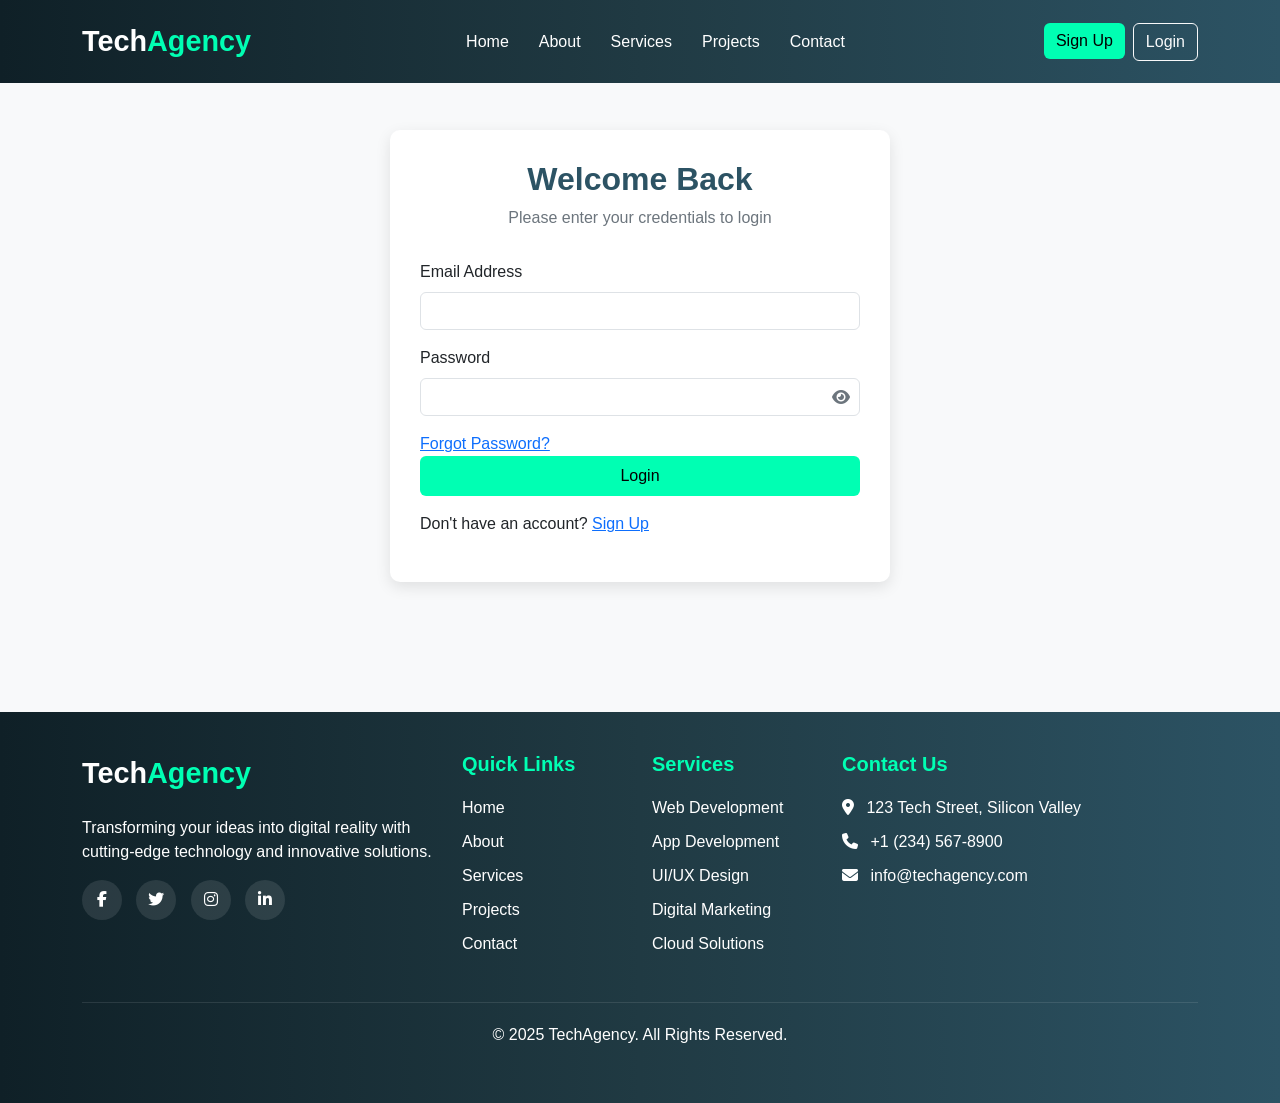
<file: contact-us/login/index.html>
<!DOCTYPE html>
<html lang="en">

<head>
    <meta charset="UTF-8">
    <meta name="viewport" content="width=device-width, initial-scale=1.0">
    <title>Login - TechAgency</title>
    <link href="https://cdn.jsdelivr.net/npm/bootstrap@5.3.7/dist/css/bootstrap.min.css" rel="stylesheet"
        integrity="sha384-LN+7fdVzj6u52u30Kp6M/trliBMCMKTyK833zpbD+pXdCLuTusPj697FH4R/5mcr" crossorigin="anonymous">
    <script src="https://cdn.jsdelivr.net/npm/bootstrap@5.3.7/dist/js/bootstrap.bundle.min.js"
        integrity="sha384-ndDqU0Gzau9qJ1lfW4pNLlhNTkCfHzAVBReH9diLvGRem5+R9g2FzA8ZGN954O5Q"
        crossorigin="anonymous"></script>
    <link rel="stylesheet" href="https://cdnjs.cloudflare.com/ajax/libs/font-awesome/6.4.0/css/all.min.css">
    <link rel="stylesheet" href="style.css">
</head>

<body>
    <nav class="navbar navbar-expand-lg navbar-dark fixed-top">
        <div class="container">
            <a class="navbar-brand" href="/pages/home/home.html">Tech<span>Agency</span></a>
            <button class="navbar-toggler" type="button" data-bs-toggle="collapse"
                data-bs-target="#navbarSupportedContent">
                <span class="navbar-toggler-icon"></span>
            </button>

            <div class="collapse navbar-collapse" id="navbarSupportedContent">
                <ul class="navbar-nav m-auto mb-2 mb-lg-0">
                    <li class="nav-item"><a class="nav-link active" href="/pages/home/home.html">Home</a></li>
                    <li class="nav-item"><a class="nav-link" href="/pages/about/about.html">About</a></li>
                    <li class="nav-item"><a class="nav-link" href="/pages/services/services.html">Services</a></li>
                    <li class="nav-item"><a class="nav-link" href="/pages/projects/projects.html">Projects</a></li>
                    <li class="nav-item"><a class="nav-link" href="/pages/contact-us/contact.html">Contact</a></li>
                </ul>
                <div class="d-flex gap-2">
                    <a href="/pages/contact-us/sign-up/sign-up.html" class="text-decoration-none">
                        <button class="btn btn-custom">Sign Up</button></a>
                    <a href="/pages/contact-us/login/login.html" class="text-decoration-none">
                        <button class="btn btn-outline-light">Login</button></a>
                </div>
            </div>
        </div>
    </nav>

    <div class="container">
        <div class="login-container">
            <div class="login-header">
                <h2>Welcome Back</h2>
                <p>Please enter your credentials to login</p>
            </div>

            <form id="loginForm" action="/pages/home">
                <div class="mb-3">
                    <label for="email" class="form-label">Email Address</label>
                    <input type="email" class="form-control" id="email" required
                        title="Please enter a valid email address">
                </div>

                <div class="mb-3 position-relative">
                    <label for="password" class="form-label">Password</label>
                    <input type="password" class="form-control" id="password" required>
                    <i class="fas fa-eye password-toggle mt-3" id="togglePassword"></i>
                </div>

                <div class="forgot-password">
                    <a href="#">Forgot Password?</a>
                </div>

                <button type="submit" class="btn btn-custom w-100 py-2">Login</button>

                <div class="login-footer mt-3">
                    <p>Don't have an account? <a href="/pages/contact-us/sign-up/sign-up.html">Sign Up</a></p>
                </div>
            </form>
        </div>
    </div>
    <footer class="footer">
        <div class="container">
            <div class="row">
                <div class="col-lg-4 mb-4 mb-lg-0">
                    <div class="footer-logo">Tech<span>Agency</span></div>
                    <p>Transforming your ideas into digital reality with cutting-edge technology and innovative
                        solutions.</p>
                    <div class="social-icons mt-3">
                        <a href="#"><i class="fab fa-facebook-f"></i></a>
                        <a href="#"><i class="fab fa-twitter"></i></a>
                        <a href="#"><i class="fab fa-instagram"></i></a>
                        <a href="#"><i class="fab fa-linkedin-in"></i></a>
                    </div>
                </div>
                <div class="col-lg-2 col-md-4 mb-4 mb-md-0">
                    <div class="footer-links">
                        <h5>Quick Links</h5>
                        <ul>
                            <li><a href="#">Home</a></li>
                            <li><a href="/pages/about/about.html">About</a></li>
                            <li><a href="/pages/services/services.html">Services</a></li>
                            <li><a href="/pages/projects/projects.html">Projects</a></li>
                            <li><a href="/pages/contact-us/contact.html">Contact</a></li>
                        </ul>
                    </div>
                </div>
                <div class="col-lg-2 col-md-4 mb-4 mb-md-0">
                    <div class="footer-links">
                        <h5>Services</h5>
                        <ul>
                            <li><a href="#">Web Development</a></li>
                            <li><a href="#">App Development</a></li>
                            <li><a href="#">UI/UX Design</a></li>
                            <li><a href="#">Digital Marketing</a></li>
                            <li><a href="#">Cloud Solutions</a></li>
                        </ul>
                    </div>
                </div>
                <div class="col-lg-4 col-md-4">
                    <div class="footer-links">
                        <h5>Contact Us</h5>
                        <ul>
                            <li><i class="fas fa-map-marker-alt me-2"></i> 123 Tech Street, Silicon Valley</li>
                            <li><i class="fas fa-phone me-2"></i> +1 (234) 567-8900</li>
                            <li><i class="fas fa-envelope me-2"></i> info@techagency.com</li>
                        </ul>
                    </div>
                </div>
            </div>
            <div class="copyright">
                <p>&copy; 2025 TechAgency. All Rights Reserved.</p>
            </div>
        </div>
    </footer>

    <script src="./login.js"></script>

</body>

</html>
</file>
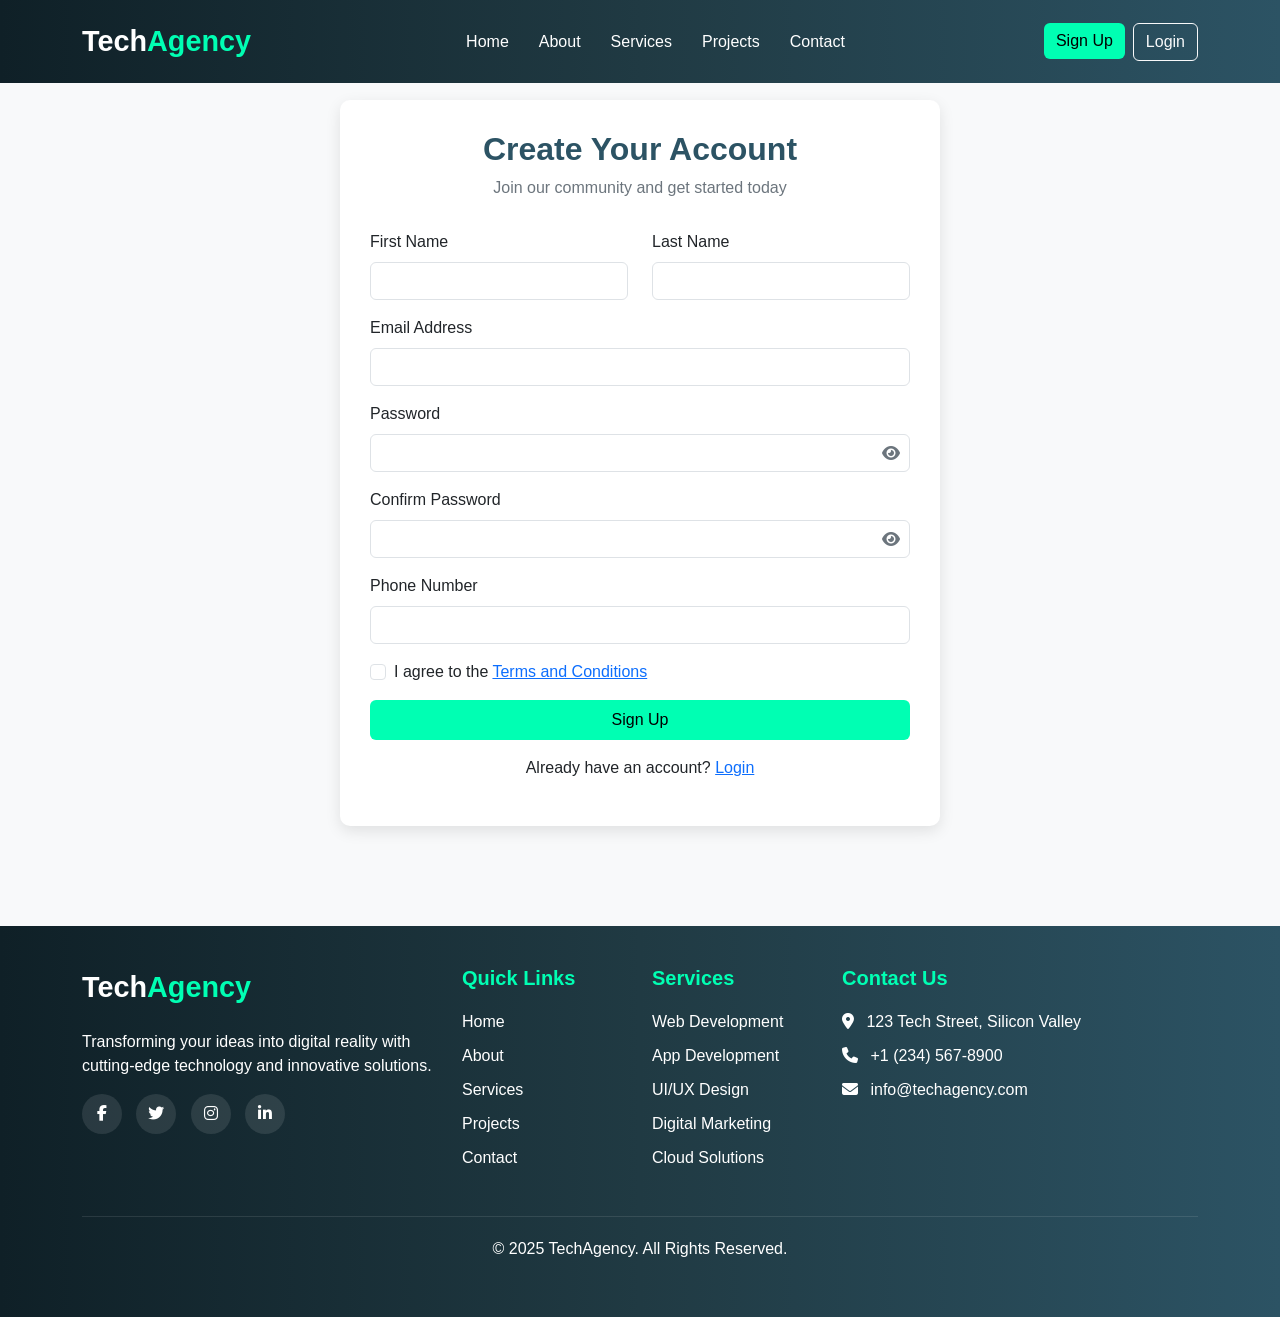
<file: contact-us/sign-up/index.html>
<!DOCTYPE html>
<html lang="en">

<head>
    <meta charset="UTF-8">
    <meta name="viewport" content="width=device-width, initial-scale=1.0">
    <title>Sign Up - TechAgency</title>
    <link href="https://cdn.jsdelivr.net/npm/bootstrap@5.3.7/dist/css/bootstrap.min.css" rel="stylesheet">
    <link rel="stylesheet" href="https://cdnjs.cloudflare.com/ajax/libs/font-awesome/6.4.0/css/all.min.css">
    <link rel="stylesheet" href="sign-up.css">
</head>

<body>
    <nav class="navbar navbar-expand-lg navbar-dark fixed-top">
        <div class="container">
            <a class="navbar-brand" href="/pages/home/home.html">Tech<span>Agency</span></a>
            <button class="navbar-toggler" type="button" data-bs-toggle="collapse"
                data-bs-target="#navbarSupportedContent">
                <span class="navbar-toggler-icon"></span>
            </button>

            <div class="collapse navbar-collapse" id="navbarSupportedContent">
                <ul class="navbar-nav m-auto mb-2 mb-lg-0">
                    <li class="nav-item"><a class="nav-link active" href="/pages/home/home.html">Home</a></li>
                    <li class="nav-item"><a class="nav-link" href="/pages/about/about.html">About</a></li>
                    <li class="nav-item"><a class="nav-link" href="/pages/services/services.html">Services</a></li>
                    <li class="nav-item"><a class="nav-link" href="/pages/projects/projects.html">Projects</a></li>
                    <li class="nav-item"><a class="nav-link" href="/pages/contact-us/contact.html">Contact</a></li>
                </ul>
                <div class="d-flex gap-2">
                    <a href="/pages/contact-us/sign-up/sign-up.html" class="text-decoration-none">
                        <button class="btn btn-custom">Sign Up</button></a>
                    <a href="/pages/contact-us/login/login.html" class="text-decoration-none">
                        <button class="btn btn-outline-light">Login</button></a>
                </div>
            </div>
        </div>
    </nav>

    <div class="container">
        <div class="signup-container">
            <div class="signup-header">
                <h2>Create Your Account</h2>
                <p>Join our community and get started today</p>
            </div>

            <form id="signupForm" action="/login.html">
                <div class="row mb-3">
                    <div class="col-md-6 mb-3 mb-md-0">
                        <label for="firstName" class="form-label">First Name</label>
                        <input type="text" class="form-control" id="firstName" required pattern="[A-Za-z]{2,}"
                            title="Please enter at least 2 characters">
                    </div>
                    <div class="col-md-6">
                        <label for="lastName" class="form-label">Last Name</label>
                        <input type="text" class="form-control" id="lastName" required pattern="[A-Za-z]{2,}"
                            title="Please enter at least 2 characters">
                    </div>
                </div>

                <div class="mb-3">
                    <label for="email" class="form-label">Email Address</label>
                    <input type="email" class="form-control" id="email" required
                        pattern="[a-z0-9._%+-]+@[a-z0-9.-]+\.[a-z]{2,}$" title="Please enter a valid email address">
                </div>

                <div class="mb-3 position-relative">
                    <label for="password" class="form-label">Password</label>
                    <input type="password" class="form-control" id="password" required
                        title="Must contain at least one number, one uppercase and lowercase letter, and at least 8 characters">
                    <i class="fas fa-eye password-toggle mt-3" id="togglePassword"></i>
                </div>

                <div class="mb-3 position-relative">
                    <label for="confirmPassword" class="form-label">Confirm Password</label>
                    <input type="password" class="form-control" id="confirmPassword" required>
                    <i class="fas fa-eye password-toggle mt-3" id="toggleConfirmPassword"></i>
                </div>

                <div class="mb-3">
                    <label for="phone" class="form-label">Phone Number</label>
                    <input type="tel" class="form-control" id="phone" pattern="[0-9]{10}"
                        title="Please enter a 10-digit phone number">
                </div>

                <div class="mb-3 form-check">
                    <input type="checkbox" class="form-check-input" id="terms" required>
                    <label class="form-check-label" for="terms">I agree to the <a href="#">Terms and
                            Conditions</a></label>
                </div>

                <button type="submit" class="btn btn-custom w-100 py-2">Sign Up</button>

                <div class="text-center mt-3">
                    <p>Already have an account? <a href="/pages/contact-us/login/login.html">Login</a></p>
                </div>
            </form>
        </div>
    </div>

    <footer class="footer">
        <div class="container">
            <div class="row">
                <div class="col-lg-4 mb-4 mb-lg-0">
                    <div class="footer-logo">Tech<span>Agency</span></div>
                    <p>Transforming your ideas into digital reality with cutting-edge technology and innovative
                        solutions.</p>
                    <div class="social-icons mt-3">
                        <a href="#"><i class="fab fa-facebook-f"></i></a>
                        <a href="#"><i class="fab fa-twitter"></i></a>
                        <a href="#"><i class="fab fa-instagram"></i></a>
                        <a href="#"><i class="fab fa-linkedin-in"></i></a>
                    </div>
                </div>
                <div class="col-lg-2 col-md-4 mb-4 mb-md-0">
                    <div class="footer-links">
                        <h5>Quick Links</h5>
                        <ul>
                            <li><a href="/pages/home/home.html">Home</a></li>
                            <li><a href="/pages/about/about.html">About</a></li>
                            <li><a href="/pages/services/services.html">Services</a></li>
                            <li><a href="/pages/projects/projects.html">Projects</a></li>
                            <li><a href="/pages/contact-us/contact.html">Contact</a></li>
                        </ul>
                    </div>
                </div>
                <div class="col-lg-2 col-md-4 mb-4 mb-md-0">
                    <div class="footer-links">
                        <h5>Services</h5>
                        <ul>
                            <li><a href="#">Web Development</a></li>
                            <li><a href="#">App Development</a></li>
                            <li><a href="#">UI/UX Design</a></li>
                            <li><a href="#">Digital Marketing</a></li>
                            <li><a href="#">Cloud Solutions</a></li>
                        </ul>
                    </div>
                </div>
                <div class="col-lg-4 col-md-4">
                    <div class="footer-links">
                        <h5>Contact Us</h5>
                        <ul>
                            <li><i class="fas fa-map-marker-alt me-2"></i> 123 Tech Street, Silicon Valley</li>
                            <li><i class="fas fa-phone me-2"></i> +1 (234) 567-8900</li>
                            <li><i class="fas fa-envelope me-2"></i> info@techagency.com</li>
                        </ul>
                    </div>
                </div>
            </div>
            <div class="copyright">
                <p>&copy; 2025 TechAgency. All Rights Reserved.</p>
            </div>
        </div>
    </footer>

    </script src="./sign-up.js">
    </script>

</body>

</html>
</file>
<file: about/about.css>
:root {
      --primary-dark: #0f2027;
      --primary-medium: #203a43;
      --primary-light: #2c5364;
      --accent-color: #00ffb3;
      --light-color: #f8f9fa;
  }

  body {
      font-family: 'Segoe UI', sans-serif;
      overflow-x: hidden;
  }

  .navbar {
      background: linear-gradient(90deg, var(--primary-dark), var(--primary-medium), var(--primary-light));
      padding: 15px 0;
  }

  .navbar-brand {
      font-size: 1.8rem;
      font-weight: bold;
      color: #fff;
  }

  .navbar-brand span {
      color: var(--accent-color);
  }

  .nav-link {
      color: #fff !important;
      font-weight: 500;
      position: relative;
      padding: 8px 15px !important;
  }

  .nav-link::after {
      content: "";
      position: absolute;
      width: 0;
      height: 2px;
      bottom: -4px;
      left: 0;
      background-color: var(--accent-color);
      transition: 0.3s;
  }

  .nav-link:hover::after {
      width: 100%;
  }

  .btn-custom {
      background-color: var(--accent-color);
      color: #000;
      font-weight: 500;
      border: none;
      transition: 0.3s;
  }

  .btn-custom:hover {
      background-color: #00cc8a;
      transform: translateY(-2px);
  }

  .about {
      background: url("/assets/about.png") no-repeat center center/cover;
      height: 100vh;
      display: flex;
      align-items: center;
      justify-content: center;
      text-align: center;
  }

  .about h1 {
      font-size: 3rem;
      color: #fff;
      font-weight: bold;
  }

  .about p {
      color: #f8f9fa;
      max-width: 600px;
      margin: 10px auto 0;
  }

  .footer {
      background: linear-gradient(90deg, #0f2027, #203a43, #2c5364);
      color: white;
      padding: 40px 0;
      margin-top: 50px;
  }

  .footer-logo {
      font-size: 1.8rem;
      font-weight: bold;
      margin-bottom: 20px;
  }

  .footer-logo span {
      color: var(--accent-color);
  }

  .footer-links h5 {
      color: var(--accent-color);
      margin-bottom: 20px;
      font-weight: 600;
  }

  .footer-links ul {
      list-style: none;
      padding: 0;
  }

  .footer-links a {
      color: white;
      text-decoration: none;
      transition: 0.3s;
  }

  .footer-links a:hover {
      color: var(--accent-color);
      padding-left: 5px;
  }

  .social-icons a {
      display: inline-block;
      width: 40px;
      height: 40px;
      background-color: rgba(255, 255, 255, 0.1);
      color: white;
      border-radius: 50%;
      text-align: center;
      line-height: 40px;
      margin-right: 10px;
      transition: 0.3s;
  }

  .social-icons a:hover {
      background-color: var(--accent-color);
      color: #000;
      transform: translateY(-5px);
  }

  .copyright {
      border-top: 1px solid rgba(255, 255, 255, 0.1);
      padding-top: 20px;
      margin-top: 30px;
      text-align: center;
  }
</file>
<file: contact-us/style.css>
:root {
     --primary-dark: #0f2027;
     --primary-medium: #203a43;
     --primary-light: #2c5364;
     --accent-color: #00ffb3;
     --light-color: #f8f9fa;
 }

 body {
     font-family: 'Segoe UI', sans-serif;
     overflow-x: hidden;
 }

 .navbar {
     background: linear-gradient(90deg, var(--primary-dark), var(--primary-medium), var(--primary-light));
     padding: 15px 0;
     transition: all 0.3s;
 }

 .navbar-brand {
     font-size: 1.8rem;
     font-weight: bold;
     color: #fff;
 }

 .navbar-brand span {
     color: var(--accent-color);
 }

 .nav-link {
     color: #fff !important;
     font-weight: 500;
     position: relative;
     padding: 8px 15px !important;
 }

 .nav-link::after {
     content: "";
     position: absolute;
     width: 0;
     height: 2px;
     bottom: -4px;
     left: 0;
     background-color: var(--accent-color);
     transition: 0.3s;
 }

 .nav-link:hover::after {
     width: 100%;
 }

 .btn-custom {
     background-color: var(--accent-color);
     color: #000;
     font-weight: 500;
     border: none;
     transition: 0.3s;
 }

 .btn-custom:hover {
     background-color: #00cc8a;
     transform: translateY(-2px);
 }

 .contact-hero {
     background: linear-gradient(rgba(15, 32, 39, 0.9), rgba(32, 58, 67, 0.9)),
     url('https://source.unsplash.com/1600x900/?contact,office') no-repeat center center;
     background-size: cover;
     height: 50vh;
     min-height: 400px;
     display: flex;
     align-items: center;
     text-align: center;
     color: white;
     margin-top: 56px;
 }

 .contact-hero h1 {
     font-size: 3rem;
     font-weight: 700;
     margin-bottom: 20px;
 }

 .contact-section {
     padding: 80px 0;
 }

 .contact-card {
     border-radius: 10px;
     padding: 40px;
     box-shadow: 0 5px 15px rgba(0, 0, 0, 0.05);
     height: 100%;
     transition: all 0.3s ease;
 }

 .contact-card:hover {
     transform: translateY(-5px);
     box-shadow: 0 10px 25px rgba(0, 0, 0, 0.1);
 }

 .contact-icon {
     font-size: 2rem;
     color: var(--accent-color);
     margin-bottom: 20px;
 }

 .contact-info h4 {
     margin-bottom: 15px;
 }

 .contact-form {
     background-color: white;
     border-radius: 10px;
     padding: 40px;
     box-shadow: 0 5px 15px rgba(0, 0, 0, 0.05);
 }

 .form-control {
     padding: 12px 15px;
     border: 1px solid #eee;
     margin-bottom: 20px;
     transition: all 0.3s;
 }

 .form-control:focus {
     border-color: var(--accent-color);
     box-shadow: 0 0 0 0.25rem rgba(0, 255, 179, 0.25);
 }

 textarea.form-control {
     min-height: 150px;
 }

 .map-section {
     padding-bottom: 80px;
 }

 .map-container {
     border-radius: 10px;
     overflow: hidden;
     box-shadow: 0 5px 15px rgba(0, 0, 0, 0.1);
 }

 .map-container iframe {
     width: 100%;
     height: 400px;
     border: none;
 }

 @media (max-width: 768px) {
     .contact-hero {
         height: auto;
         padding: 100px 0;
     }

     .contact-hero h1 {
         font-size: 2.2rem;
     }

     .contact-card {
         margin-bottom: 30px;
         padding: 30px;
     }

     .contact-form {
         padding: 30px;
     }
 }

 .footer {
     background: linear-gradient(90deg, #0f2027, #203a43, #2c5364);
     color: white;
     padding: 40px 0;
     margin-top: 50px;
 }

 .footer-logo {
     font-size: 1.8rem;
     font-weight: bold;
     margin-bottom: 20px;
 }

 .footer-logo span {
     color: #00ffb3;
 }

 .footer-links h5 {
     color: #00ffb3;
     margin-bottom: 20px;
     font-weight: 600;
 }

 .footer-links ul {
     list-style: none;
     padding: 0;
 }

 .footer-links li {
     margin-bottom: 10px;
 }

 .footer-links a {
     color: white;
     text-decoration: none;
     transition: 0.3s;
 }

 .footer-links a:hover {
     color: #00ffb3;
     padding-left: 5px;
 }

 .social-icons a {
     display: inline-block;
     width: 40px;
     height: 40px;
     background-color: rgba(255, 255, 255, 0.1);
     color: white;
     border-radius: 50%;
     text-align: center;
     line-height: 40px;
     margin-right: 10px;
     transition: 0.3s;
 }

 .social-icons a:hover {
     background-color: #00ffb3;
     color: #000;
     transform: translateY(-5px);
 }

 .copyright {
     border-top: 1px solid rgba(255, 255, 255, 0.1);
     padding-top: 20px;
     margin-top: 30px;
     text-align: center;
 }

 @media (max-width: 768px) {
     .signup-container {
         margin: 20px auto;
         padding: 20px;
     }
 }
</file>
<file: home/style.css>
:root {
    --primary-dark: #0f2027;
    --primary-medium: #203a43;
    --primary-light: #2c5364;
    --accent-color: #00ffb3;
    --light-color: #f8f9fa;
}

body {
    font-family: 'Segoe UI', sans-serif;
    overflow-x: hidden;
}

.navbar {
    background: linear-gradient(90deg, var(--primary-dark), var(--primary-medium), var(--primary-light));
    padding: 15px 0;
    transition: all 0.3s;
}

.navbar-brand {
    font-size: 1.8rem;
    font-weight: bold;
    color: #fff;
}

.navbar-brand span {
    color: var(--accent-color);
}

.nav-link {
    color: #fff !important;
    font-weight: 500;
    position: relative;
    padding: 8px 15px !important;
}

.nav-link::after {
    content: "";
    position: absolute;
    width: 0;
    height: 2px;
    bottom: -4px;
    left: 0;
    background-color: var(--accent-color);
    transition: 0.3s;
}

.nav-link:hover::after {
    width: 100%;
}

.btn-custom {
    background-color: var(--accent-color);
    color: #000;
    font-weight: 500;
    border: none;
    transition: 0.3s;
}

.btn-custom:hover {
    background-color: #00cc8a;
    transform: translateY(-2px);
}

.hero-section {
    background: linear-gradient(rgba(15, 32, 39, 0.85), rgba(32, 58, 67, 0.85)),
    url('https://source.unsplash.com/1600x900/?technology,digital') no-repeat center center;
    background-size: cover;
    height: 100vh;
    min-height: 600px;
    display: flex;
    align-items: center;
}

.hero-section h1 {
    font-size: 3.5rem;
    line-height: 1.2;
    text-shadow: 1px 1px 3px rgba(0, 0, 0, 0.3);
}

.hero-section p {
    font-size: 1.2rem;
    max-width: 600px;
}

.solutions-section {
    padding: 80px 0;
    background-color: var(--light-color);
}

.section-title {
    position: relative;
    display: inline-block;
    margin-bottom: 50px;
}

.section-title:after {
    content: '';
    position: absolute;
    width: 50%;
    height: 3px;
    background: var(--accent-color);
    bottom: -10px;
    left: 25%;
}

.solution-card {
    border: none;
    border-radius: 10px;
    overflow: hidden;
    transition: all 0.4s cubic-bezier(0.175, 0.885, 0.32, 1.275);
    background: white;
    height: 100%;
    box-shadow: 0 5px 15px rgba(0, 0, 0, 0.05);
    position: relative;
    z-index: 1;
}

.solution-card::before {
    content: '';
    position: absolute;
    top: 0;
    left: 0;
    width: 100%;
    height: 100%;
    background: linear-gradient(135deg, var(--accent-color) 0%, var(--primary-light) 100%);
    opacity: 0;
    transition: all 0.4s ease;
    z-index: -1;
}

.solution-card:hover {
    transform: translateY(-10px);
    box-shadow: 0 15px 30px rgba(0, 0, 0, 0.1);
}

.solution-card:hover::before {
    opacity: 1;
}

.solution-card:hover .solution-icon,
.solution-card:hover h5,
.solution-card:hover p {
    color: white !important;
}

.solution-icon {
    font-size: 2.5rem;
    color: var(--accent-color);
    margin-bottom: 20px;
    transition: all 0.4s ease;
}

.slider-section {
    padding: 60px 0;
    background-color: var(--primary-light);
    color: white;
}

.carousel-item img {
    height: 500px;
    object-fit: cover;
    opacity: 0.8;
}

.carousel-caption {
    background: rgba(0, 255, 179, 0.8);
    padding: 20px;
    border-radius: 10px;
    bottom: 100px;
}

.carousel-indicators button {
    width: 12px;
    height: 12px;
    border-radius: 50%;
    margin: 0 5px;
}

.stats-section {
    padding: 60px 0;
    background: linear-gradient(135deg, var(--primary-dark), var(--primary-light));
    color: white;
}

.stat-item {
    text-align: center;
    padding: 20px;
}

.stat-number {
    font-size: 3rem;
    font-weight: 700;
    margin-bottom: 10px;
    color: var(--accent-color);
}

.frontend-section {
    padding: 80px 0;
    background-color: white;
}

.frontend-card {
    border: none;
    border-radius: 10px;
    overflow: hidden;
    transition: all 0.3s;
    box-shadow: 0 5px 15px rgba(0, 0, 0, 0.05);
    height: 100%;
}

.frontend-card:hover {
    transform: translateY(-10px);
    box-shadow: 0 15px 30px rgba(0, 0, 0, 0.1);
}

.frontend-icon {
    font-size: 2.5rem;
    color: var(--accent-color);
    margin-bottom: 15px;
}

.tech-badge {
    background-color: var(--primary-light);
    color: white;
    padding: 5px 10px;
    border-radius: 20px;
    font-size: 0.8rem;
    margin-right: 5px;
    margin-bottom: 5px;
    display: inline-block;
}

.footer {
    background: linear-gradient(90deg, var(--primary-dark), var(--primary-medium), var(--primary-light));
    color: white;
    padding: 60px 0 0;
}

.footer-logo {
    font-size: 1.8rem;
    font-weight: bold;
    margin-bottom: 20px;
}

.footer-logo span {
    color: var(--accent-color);
}

.footer-links h5 {
    color: var(--accent-color);
    margin-bottom: 20px;
    font-weight: 600;
    position: relative;
    padding-bottom: 10px;
}

.footer-links h5::after {
    content: '';
    position: absolute;
    width: 50px;
    height: 2px;
    background: var(--accent-color);
    bottom: 0;
    left: 0;
}

.footer-links ul {
    list-style: none;
    padding: 0;
}

.footer-links li {
    margin-bottom: 10px;
}

.footer-links a {
    color: #bdc3c7;
    text-decoration: none;
    transition: all 0.3s;
}

.footer-links a:hover {
    color: var(--accent-color);
    padding-left: 5px;
}

.social-icons a {
    display: inline-flex;
    align-items: center;
    justify-content: center;
    width: 40px;
    height: 40px;
    background: rgba(255, 255, 255, 0.1);
    border-radius: 50%;
    color: white;
    margin-right: 10px;
    transition: all 0.3s;
}

.social-icons a:hover {
    background: var(--accent-color);
    color: #000;
    transform: translateY(-3px);
}

.copyright {
    border-top: 1px solid rgba(255, 255, 255, 0.1);
    padding-top: 20px;
    margin-top: 40px;
    text-align: center;
}

@media (max-width: 768px) {
    .hero-section {
        text-align: center;
        height: auto;
        padding: 100px 0;
    }

    .hero-section h1 {
        font-size: 2.5rem;
    }

    .hero-section .btn {
        display: block;
        width: 80%;
        margin: 10px auto;
    }

    .carousel-caption {
        bottom: 20px;
    }
}
</file>
<file: services/style.css>
:root {
     --primary-dark: #0f2027;
     --primary-medium: #203a43;
     --primary-light: #2c5364;
     --accent-color: #00ffb3;
     --light-color: #f8f9fa;
 }

 body {
     font-family: 'Segoe UI', sans-serif;
     overflow-x: hidden;
 }

 .navbar {
     background: linear-gradient(90deg, var(--primary-dark), var(--primary-medium), var(--primary-light));
     padding: 15px 0;
     transition: all 0.3s;
 }

 .navbar-brand {
     font-size: 1.8rem;
     font-weight: bold;
     color: #fff;
 }

 .navbar-brand span {
     color: var(--accent-color);
 }

 .nav-link {
     color: #fff !important;
     font-weight: 500;
     position: relative;
     padding: 8px 15px !important;
 }

 .nav-link::after {
     content: "";
     position: absolute;
     width: 0;
     height: 2px;
     bottom: -4px;
     left: 0;
     background-color: var(--accent-color);
     transition: 0.3s;
 }

 .nav-link:hover::after {
     width: 100%;
 }

 .btn-custom {
     background-color: var(--accent-color);
     color: #000;
     font-weight: 500;
     border: none;
     transition: 0.3s;
 }

 .btn-custom:hover {
     background-color: #00cc8a;
     transform: translateY(-2px);
 }

 .services-hero {
     background: linear-gradient(rgba(15, 32, 39, 0.9), rgba(32, 58, 67, 0.9)),
         url('https://source.unsplash.com/1600x900/?technology,services') no-repeat center center;
     background-size: cover;
     height: 60vh;
     min-height: 400px;
     display: flex;
     align-items: center;
     text-align: center;
     color: white;
     margin-top: 56px;
 }

 .services-hero h1 {
     font-size: 3.5rem;
     font-weight: 700;
     margin-bottom: 20px;
 }

 .services-hero p {
     font-size: 1.2rem;
     max-width: 700px;
     margin: 0 auto 30px;
 }

 .services-section {
     padding: 80px 0;
 }

 .section-title {
     position: relative;
     display: inline-block;
     margin-bottom: 50px;
 }

 .section-title:after {
     content: '';
     position: absolute;
     width: 50%;
     height: 3px;
     background: var(--accent-color);
     bottom: -10px;
     left: 25%;
 }

 .service-card {
     border: none;
     border-radius: 10px;
     overflow: hidden;
     transition: all 0.4s cubic-bezier(0.175, 0.885, 0.32, 1.275);
     background: white;
     height: 100%;
     box-shadow: 0 5px 15px rgba(0, 0, 0, 0.05);
     position: relative;
     z-index: 1;
 }

 .service-card::before {
     content: '';
     position: absolute;
     top: 0;
     left: 0;
     width: 100%;
     height: 100%;
     background: linear-gradient(135deg, var(--accent-color) 0%, var(--primary-light) 100%);
     opacity: 0;
     transition: all 0.4s ease;
     z-index: -1;
 }

 .service-card:hover {
     transform: translateY(-10px);
     box-shadow: 0 15px 30px rgba(0, 0, 0, 0.1);
 }

 .service-card:hover::before {
     opacity: 1;
 }

 .service-card:hover .service-icon,
 .service-card:hover h4,
 .service-card:hover p,
 .service-card:hover .service-feature {
     color: white !important;
 }

 .service-icon {
     font-size: 2.5rem;
     color: var(--accent-color);
     margin-bottom: 20px;
     transition: all 0.4s ease;
 }

 .service-feature {
     display: flex;
     align-items: center;
     margin-bottom: 10px;
     color: var(--primary-medium);
     transition: all 0.4s ease;
 }

 .service-feature i {
     color: var(--accent-color);
     margin-right: 10px;
     transition: all 0.4s ease;
 }

 .process-section {
     padding: 80px 0;
     background-color: var(--light-color);
 }

 .process-step {
     text-align: center;
     padding: 20px;
     position: relative;
 }

 .process-step:not(:last-child):after {
     content: '';
     position: absolute;
     width: 50px;
     height: 2px;
     background: var(--accent-color);
     right: -25px;
     top: 50%;
     transform: translateY(-50%);
 }

 .process-icon {
     width: 80px;
     height: 80px;
     background-color: white;
     border-radius: 50%;
     display: flex;
     align-items: center;
     justify-content: center;
     margin: 0 auto 20px;
     font-size: 1.8rem;
     color: var(--accent-color);
     box-shadow: 0 5px 15px rgba(0, 0, 0, 0.1);
 }

 .services-cta {
     background: linear-gradient(135deg, var(--primary-dark), var(--primary-medium));
     padding: 80px 0;
     color: white;
     text-align: center;
 }

 .services-cta h2 {
     font-size: 2.5rem;
     margin-bottom: 20px;
 }

 .services-cta p {
     font-size: 1.1rem;
     max-width: 700px;
     margin: 0 auto 30px;
 }

 .fade-in {
     opacity: 0;
     transform: translateY(20px);
     transition: all 0.6s ease;
 }

 .fade-in.show {
     opacity: 1;
     transform: translateY(0);
 }

 @media (max-width: 768px) {
     .services-hero {
         height: auto;
         padding: 100px 0;
     }

     .services-hero h1 {
         font-size: 2.5rem;
     }

     .process-step:not(:last-child):after {
         display: none;
     }

     .process-step {
         margin-bottom: 30px;
     }
 }

 .footer {
     background: linear-gradient(90deg, var(--primary-dark), var(--primary-medium), var(--primary-light));
     color: white;
     padding: 60px 0 0;
 }

 .footer-logo {
     font-size: 1.8rem;
     font-weight: bold;
     margin-bottom: 20px;
 }

 .footer-logo span {
     color: var(--accent-color);
 }

 .footer-links h5 {
     color: var(--accent-color);
     margin-bottom: 20px;
     font-weight: 600;
     position: relative;
     padding-bottom: 10px;
 }

 .footer-links h5::after {
     content: '';
     position: absolute;
     width: 50px;
     height: 2px;
     background: var(--accent-color);
     bottom: 0;
     left: 0;
 }

 .footer-links ul {
     list-style: none;
     padding: 0;
 }

 .footer-links li {
     margin-bottom: 10px;
 }

 .footer-links a {
     color: #bdc3c7;
     text-decoration: none;
     transition: all 0.3s;
 }

 .footer-links a:hover {
     color: var(--accent-color);
     padding-left: 5px;
 }

 .social-icons a {
     display: inline-flex;
     align-items: center;
     justify-content: center;
     width: 40px;
     height: 40px;
     background: rgba(255, 255, 255, 0.1);
     border-radius: 50%;
     color: white;
     margin-right: 10px;
     transition: all 0.3s;
 }

 .social-icons a:hover {
     background: var(--accent-color);
     color: #000;
     transform: translateY(-3px);
 }

 .copyright {
     border-top: 1px solid rgba(255, 255, 255, 0.1);
     padding-top: 20px;
     margin-top: 40px;
     text-align: center;
 }

 @media (max-width: 768px) {
     .hero-section {
         text-align: center;
         height: auto;
         padding: 100px 0;
     }

     .hero-section h1 {
         font-size: 2.5rem;
     }

     .hero-section .btn {
         display: block;
         width: 80%;
         margin: 10px auto;
     }

     .carousel-caption {
         bottom: 20px;
     }
 }
</file>
<file: contact-us/login/style.css>
body {
    font-family: 'Segoe UI', sans-serif;
    background-color: #f8f9fa;
}

:root {
    --primary-dark: #0f2027;
    --primary-medium: #203a43;
    --primary-light: #2c5364;
    --accent-color: #00ffb3;
    --light-color: #f8f9fa;
}

.navbar {
    background: linear-gradient(90deg, var(--primary-dark), var(--primary-medium), var(--primary-light));
    padding: 15px 0;
}

.navbar-brand {
    font-size: 1.8rem;
    font-weight: bold;
    color: #fff;
}

.navbar-brand span {
    color: var(--accent-color);
}

.nav-link {
    color: #fff !important;
    font-weight: 500;
    position: relative;
    padding: 8px 15px !important;
}

.nav-link::after {
    content: "";
    position: absolute;
    width: 0;
    height: 2px;
    bottom: -4px;
    left: 0;
    background-color: var(--accent-color);
    transition: 0.3s;
}

.nav-link:hover::after {
    width: 100%;
}

.btn-custom {
    background-color: #00ffb3;
    color: #000;
    font-weight: 500;
    border: none;
    transition: 0.3s;
}

.btn-custom:hover {
    background-color: #00cc8a;
}

.login-container {
    max-width: 500px;
    margin: 130px auto;
    padding: 30px;
    border-radius: 10px;
    box-shadow: 0 5px 15px rgba(0, 0, 0, 0.1);
    background-color: white;
}

.login-header {
    text-align: center;
    margin-bottom: 30px;
}

.login-header h2 {
    color: #2c5364;
    font-weight: 700;
}

.login-header p {
    color: #6c757d;
}

.form-control:focus {
    border-color: #00ffb3;
    box-shadow: 0 0 0 0.25rem rgba(0, 255, 179, 0.25);
}

.password-toggle {
    position: absolute;
    right: 10px;
    top: 50%;
    transform: translateY(-50%);
    cursor: pointer;
    color: #6c757d;
}

.password-toggle:hover {
    color: #00ffb3;
}

.footer {
    background: linear-gradient(90deg, #0f2027, #203a43, #2c5364);
    color: white;
    padding: 40px 0;
    margin-top: 50px;
}

.footer-logo {
    font-size: 1.8rem;
    font-weight: bold;
    margin-bottom: 20px;
}

.footer-logo span {
    color: #00ffb3;
}

.footer-links h5 {
    color: #00ffb3;
    margin-bottom: 20px;
    font-weight: 600;
}

.footer-links ul {
    list-style: none;
    padding: 0;
}

.footer-links li {
    margin-bottom: 10px;
}

.footer-links a {
    color: white;
    text-decoration: none;
    transition: 0.3s;
}

.footer-links a:hover {
    color: #00ffb3;
    padding-left: 5px;
}

.social-icons a {
    display: inline-block;
    width: 40px;
    height: 40px;
    background-color: rgba(255, 255, 255, 0.1);
    color: white;
    border-radius: 50%;
    text-align: center;
    line-height: 40px;
    margin-right: 10px;
    transition: 0.3s;
}

.social-icons a:hover {
    background-color: #00ffb3;
    color: #000;
    transform: translateY(-5px);
}

.copyright {
    border-top: 1px solid rgba(255, 255, 255, 0.1);
    padding-top: 20px;
    margin-top: 30px;
    text-align: center;
}

@media (max-width: 768px) {
    .signup-container {
        margin: 20px auto;
        padding: 20px;
    }
}
</file>
<file: contact-us/sign-up/sign-up.css>
body {
    font-family: 'Segoe UI', sans-serif;
    background-color: #f8f9fa;
}

:root {
    --primary-dark: #0f2027;
    --primary-medium: #203a43;
    --primary-light: #2c5364;
    --accent-color: #00ffb3;
    --light-color: #f8f9fa;
}


.navbar {
    background: linear-gradient(90deg, var(--primary-dark), var(--primary-medium), var(--primary-light));
    padding: 15px 0;
}

.navbar-brand {
    font-size: 1.8rem;
    font-weight: bold;
    color: #fff;
}

.navbar-brand span {
    color: var(--accent-color);
}

.nav-link {
    color: #fff !important;
    font-weight: 500;
    position: relative;
    padding: 8px 15px !important;
}

.nav-link::after {
    content: "";
    position: absolute;
    width: 0;
    height: 2px;
    bottom: -4px;
    left: 0;
    background-color: var(--accent-color);
    transition: 0.3s;
}

.nav-link:hover::after {
    width: 100%;
}

.btn-custom {
    background-color: #00ffb3;
    color: #000;
    font-weight: 500;
    border: none;
    transition: 0.3s;
}

.btn-custom:hover {
    background-color: #00cc8a;
}

.signup-container {
    max-width: 600px;
    margin: 100px auto;
    padding: 30px;
    border-radius: 10px;
    box-shadow: 0 5px 15px rgba(0, 0, 0, 0.1);
    background-color: white;
}

.signup-header {
    text-align: center;
    margin-bottom: 30px;
}

.signup-header h2 {
    color: #2c5364;
    font-weight: 700;
}

.signup-header p {
    color: #6c757d;
}

.form-control:focus {
    border-color: #00ffb3;
    box-shadow: 0 0 0 0.25rem rgba(0, 255, 179, 0.25);
}

.password-toggle {
    position: absolute;
    right: 10px;
    top: 50%;
    transform: translateY(-50%);
    cursor: pointer;
    color: #6c757d;
}

.password-toggle:hover {
    color: #00ffb3;
}

.footer {
    background: linear-gradient(90deg, #0f2027, #203a43, #2c5364);
    color: white;
    padding: 40px 0;
    margin-top: 50px;
}

.footer-logo {
    font-size: 1.8rem;
    font-weight: bold;
    margin-bottom: 20px;
}

.footer-logo span {
    color: #00ffb3;
}

.footer-links h5 {
    color: #00ffb3;
    margin-bottom: 20px;
    font-weight: 600;
}

.footer-links ul {
    list-style: none;
    padding: 0;
}

.footer-links li {
    margin-bottom: 10px;
}

.footer-links a {
    color: white;
    text-decoration: none;
    transition: 0.3s;
}

.footer-links a:hover {
    color: #00ffb3;
    padding-left: 5px;
}

.social-icons a {
    display: inline-block;
    width: 40px;
    height: 40px;
    background-color: rgba(255, 255, 255, 0.1);
    color: white;
    border-radius: 50%;
    text-align: center;
    line-height: 40px;
    margin-right: 10px;
    transition: 0.3s;
}

.social-icons a:hover {
    background-color: #00ffb3;
    color: #000;
    transform: translateY(-5px);
}

.copyright {
    border-top: 1px solid rgba(255, 255, 255, 0.1);
    padding-top: 20px;
    margin-top: 30px;
    text-align: center;
}

@media (max-width: 768px) {
    .signup-container {
        margin: 20px auto;
        padding: 20px;
    }
}
</file>
